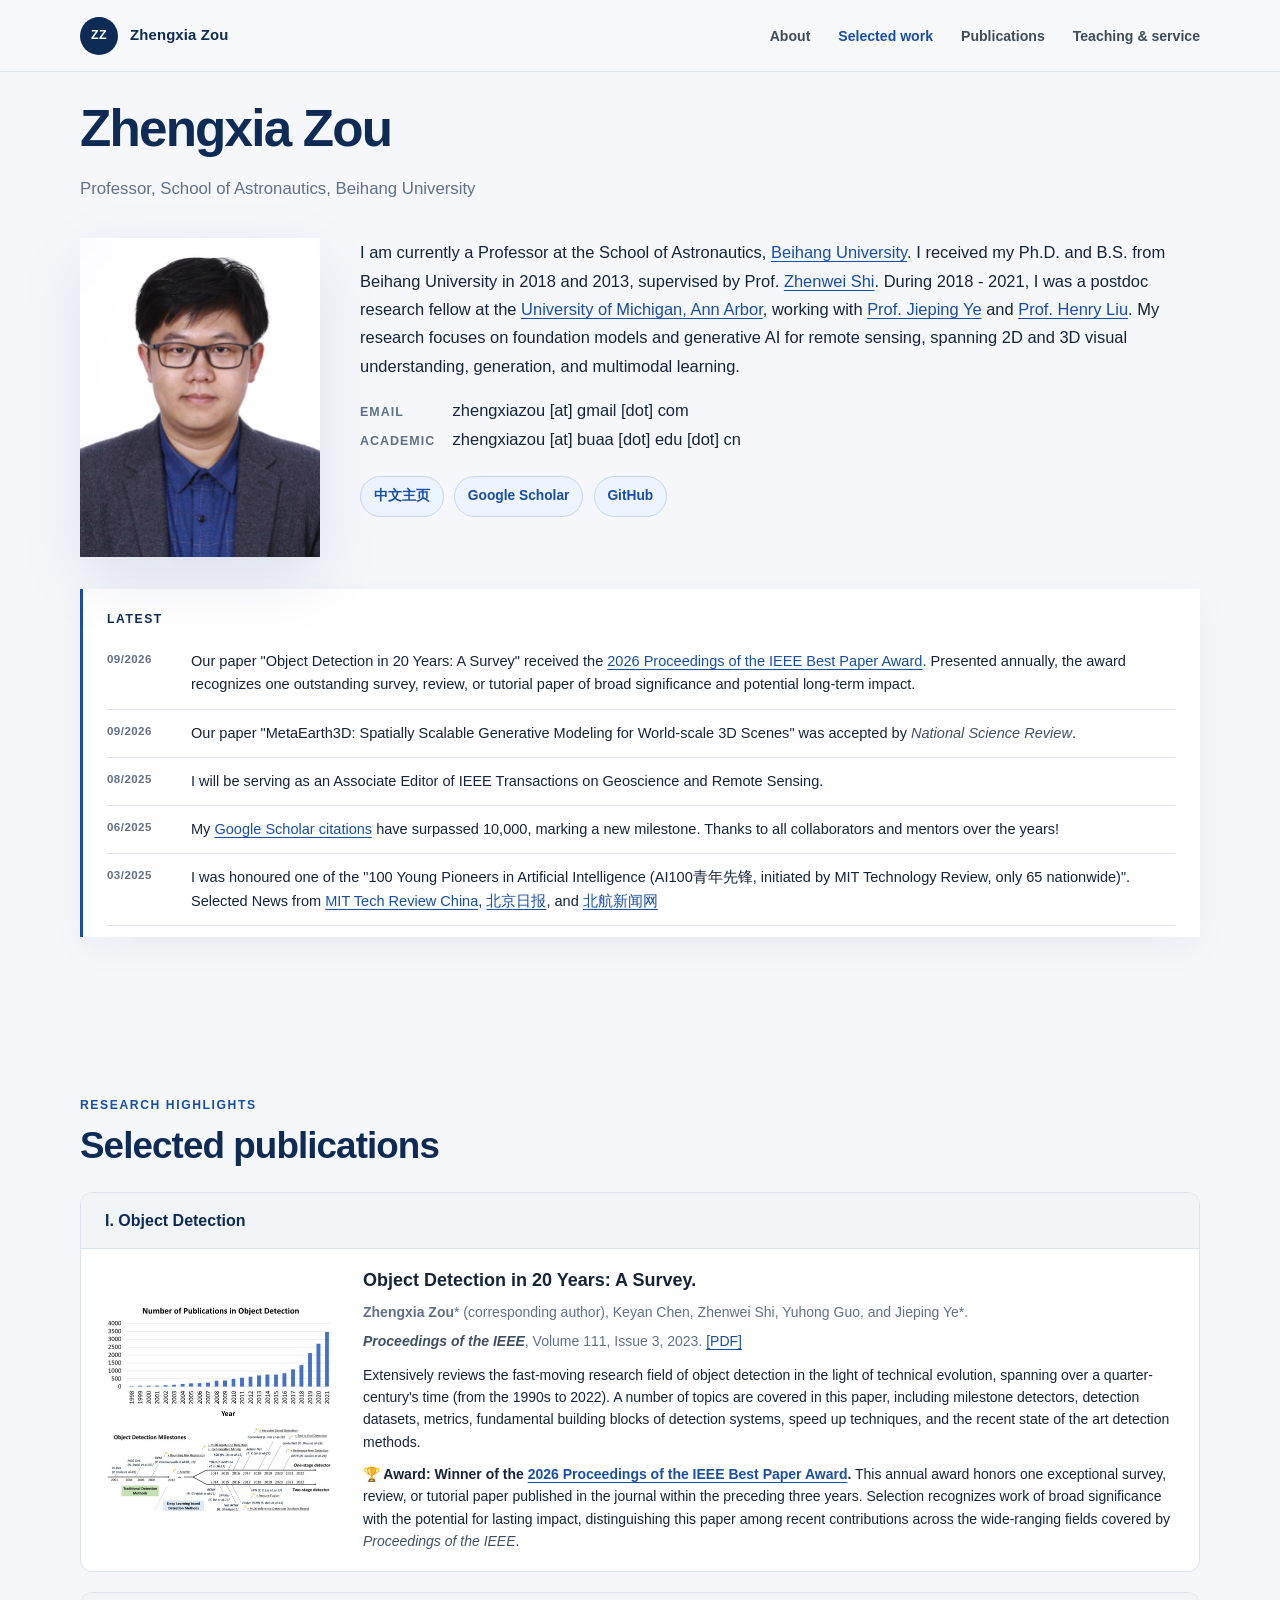
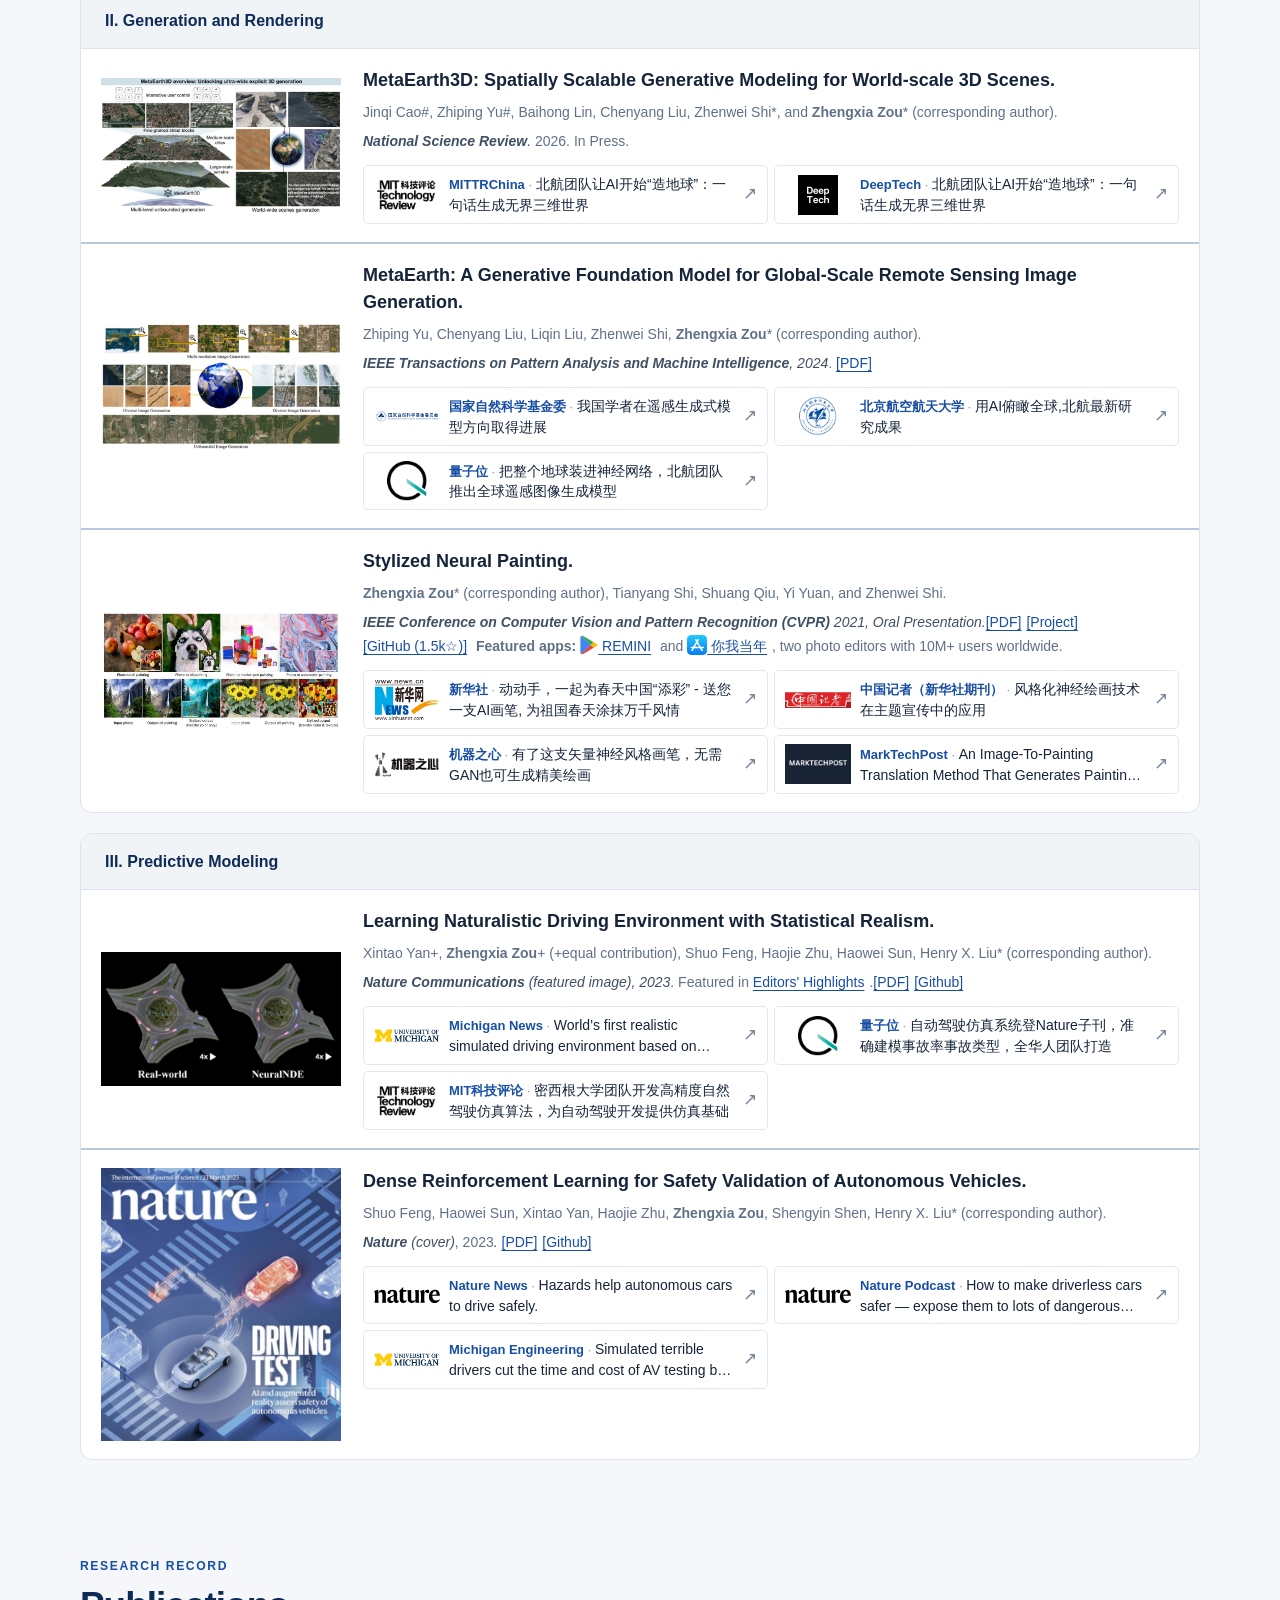
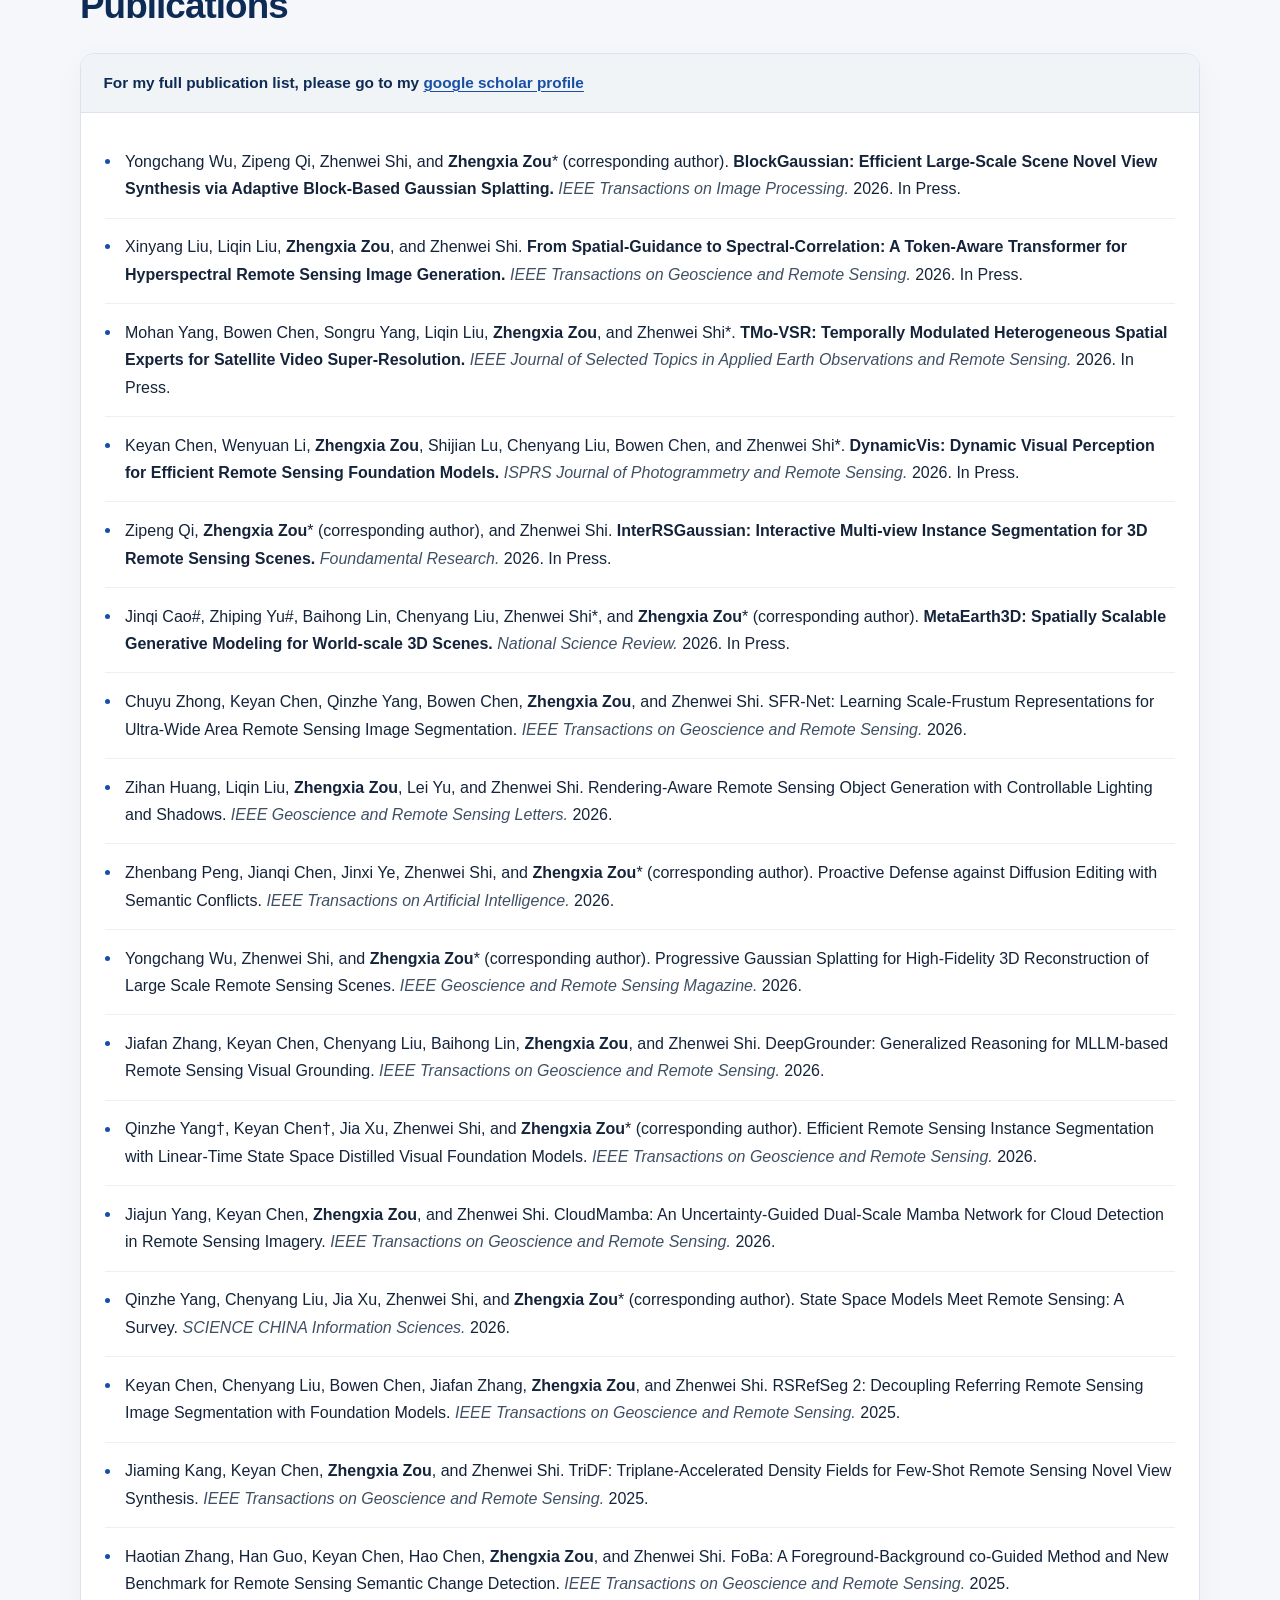
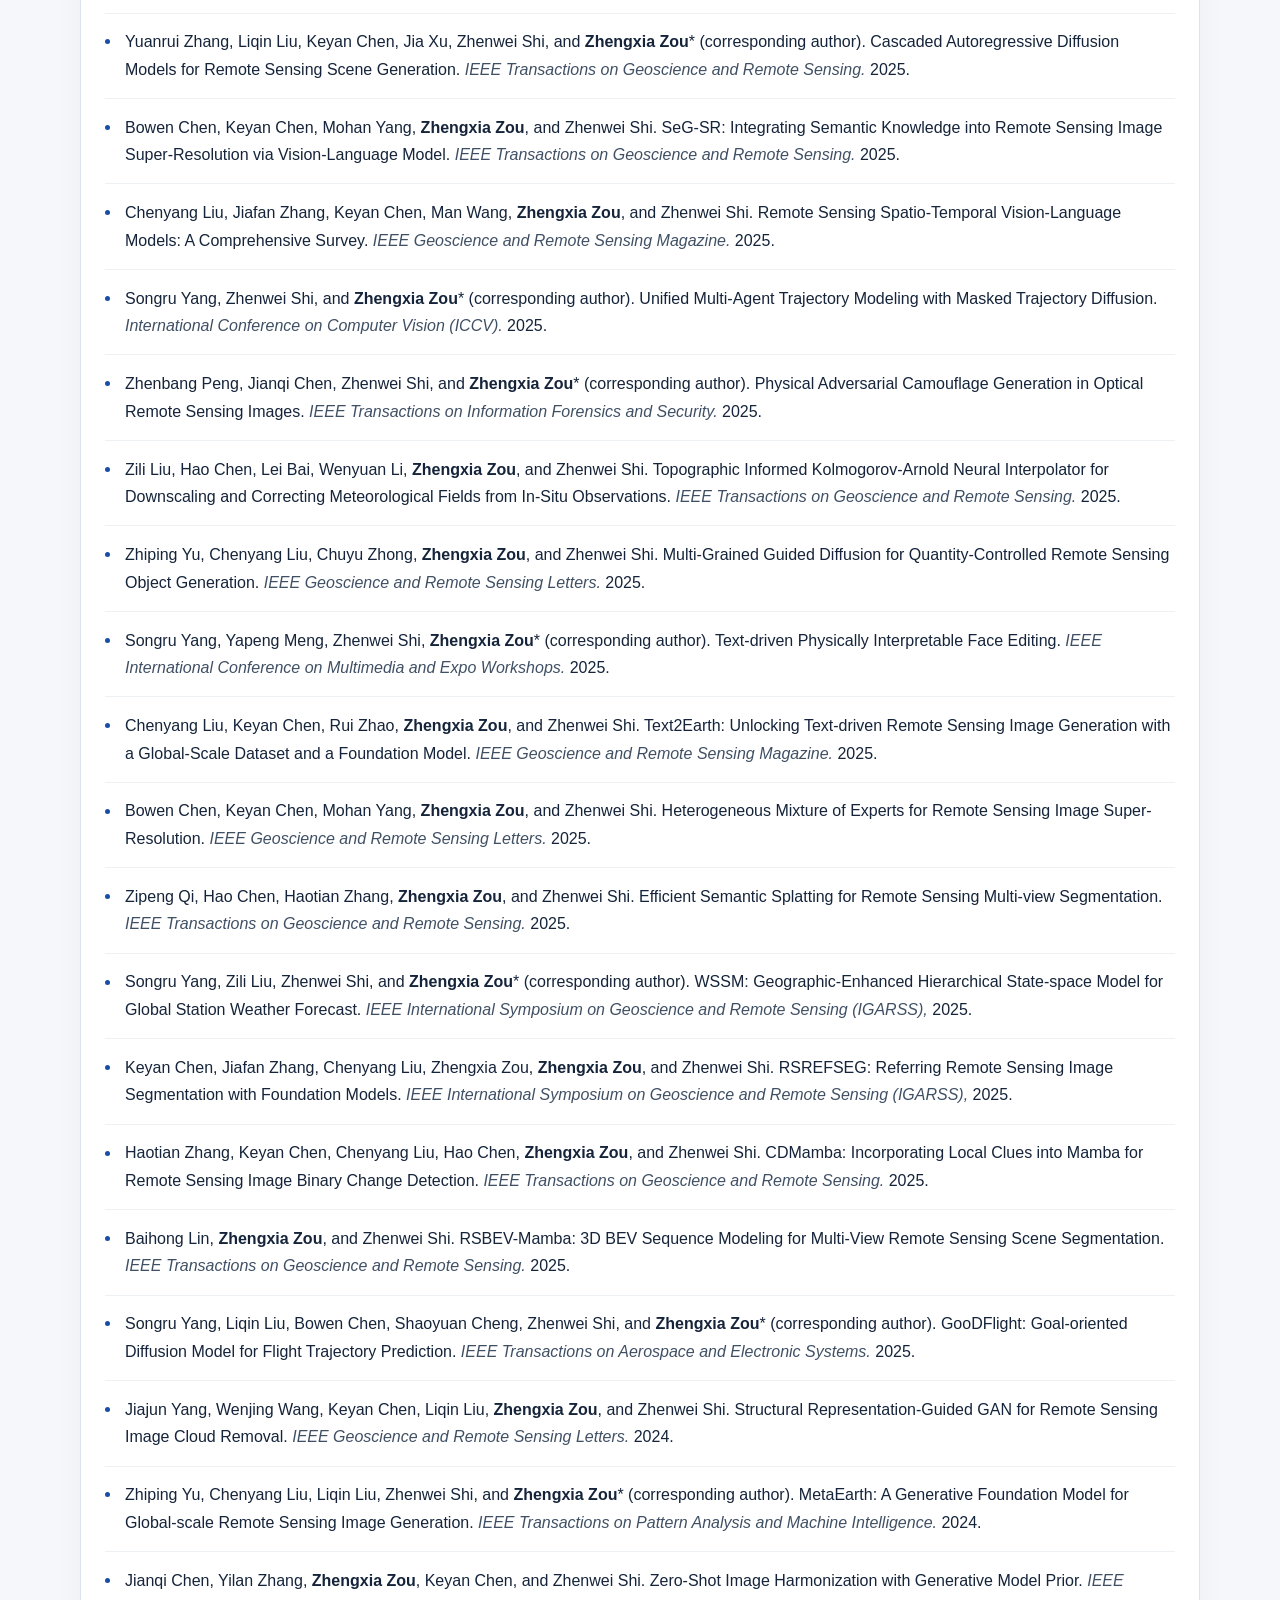
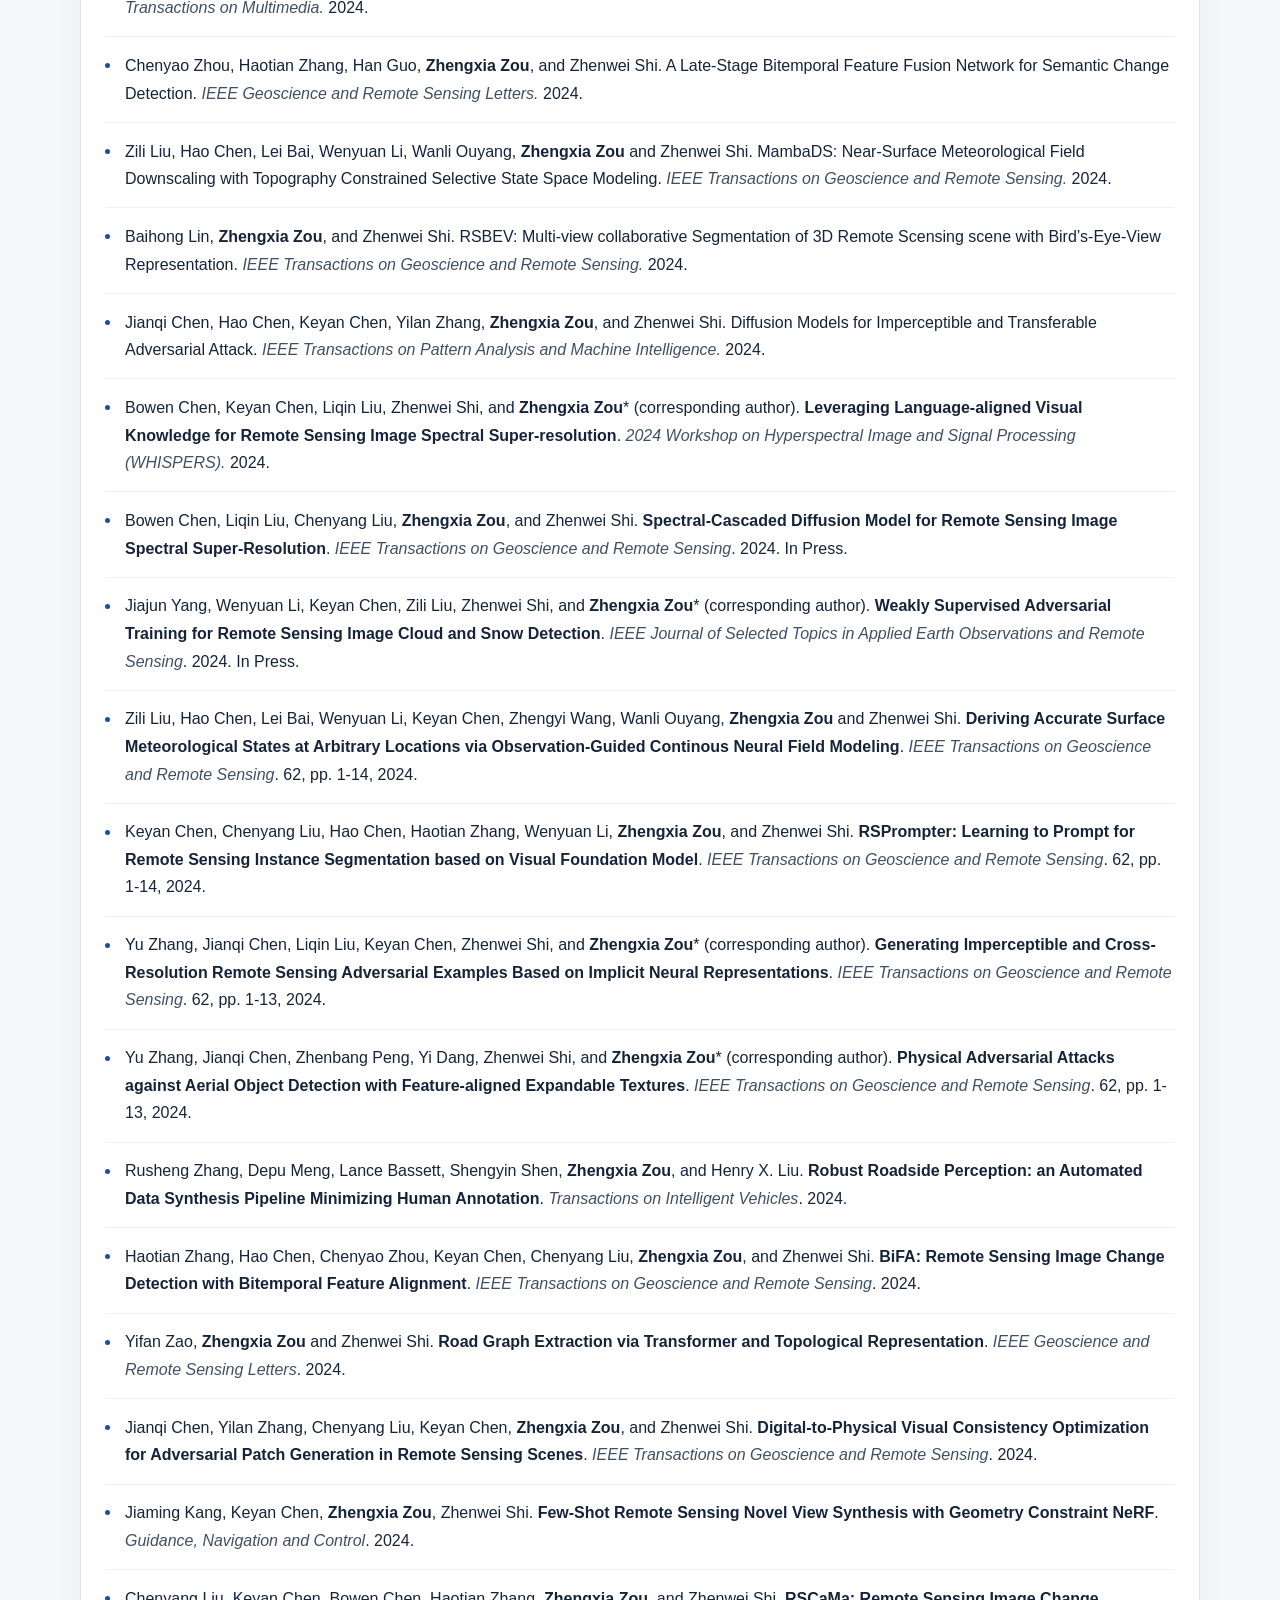
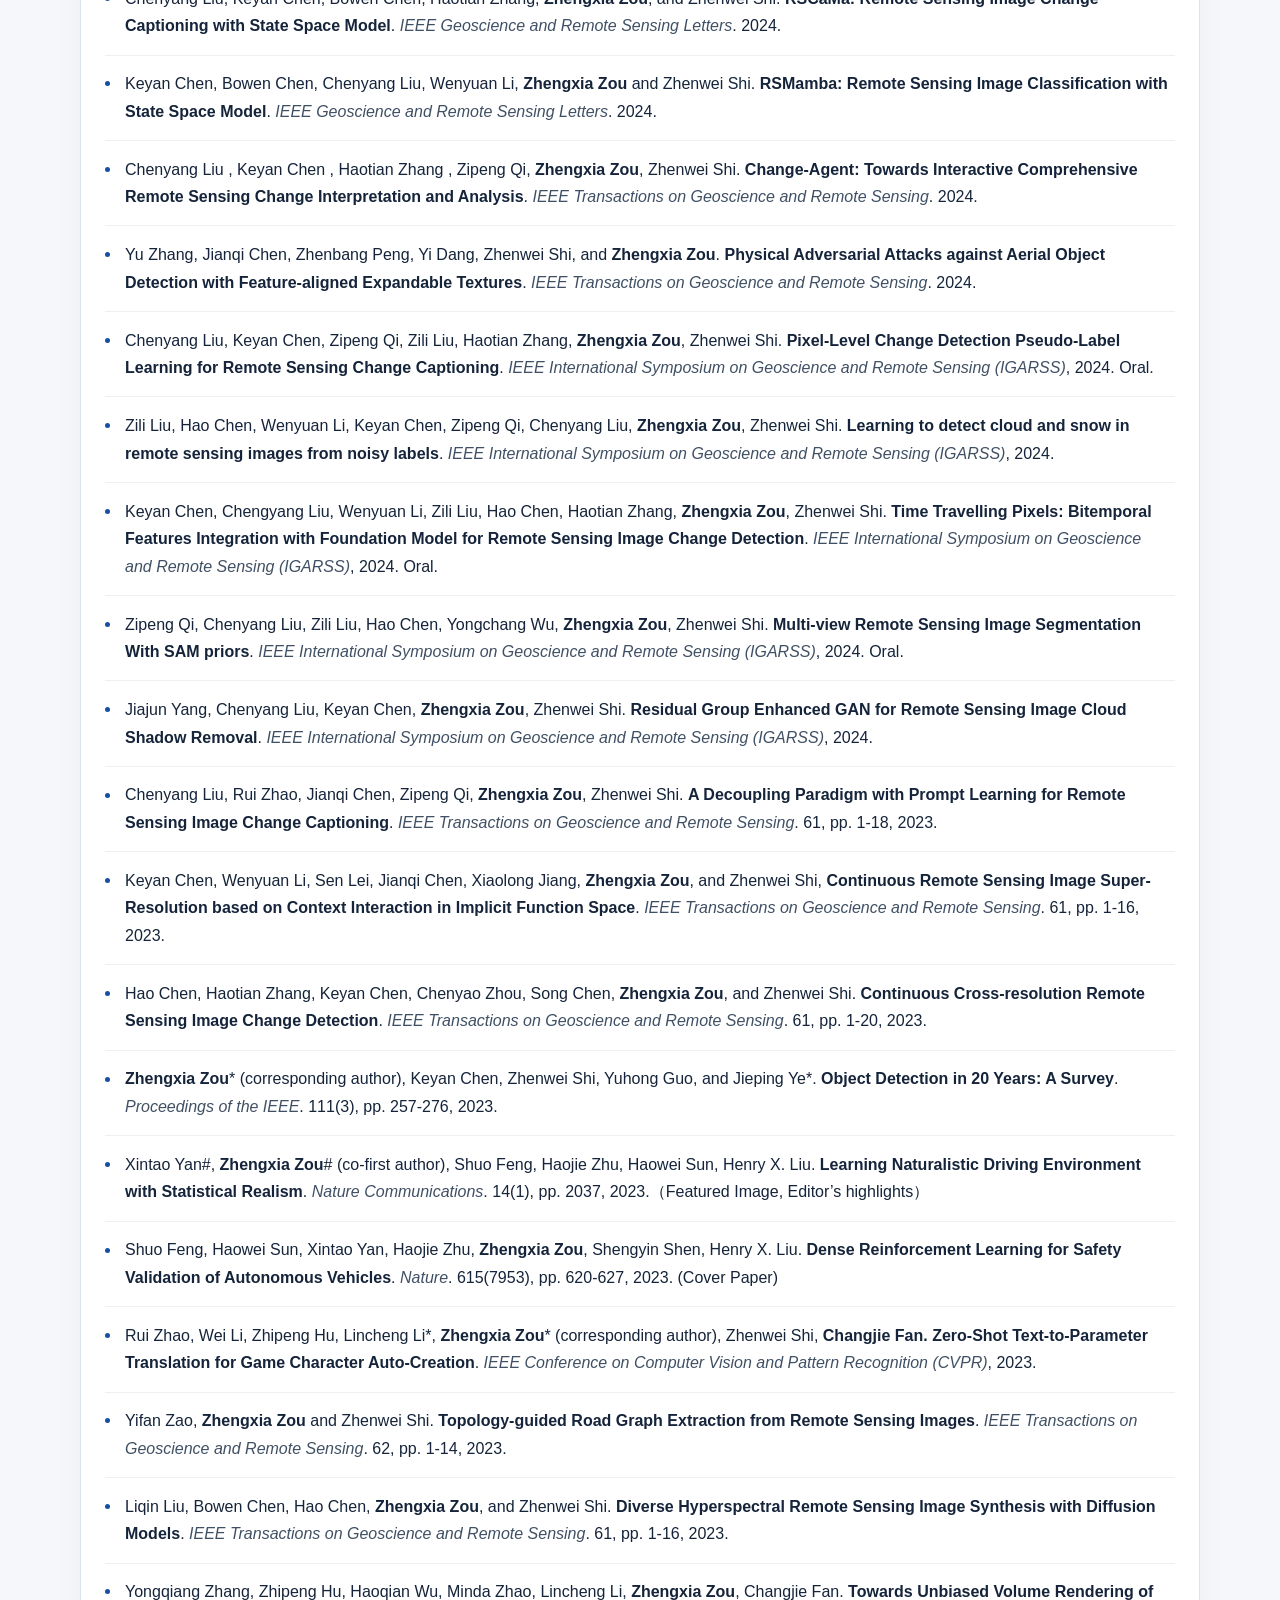
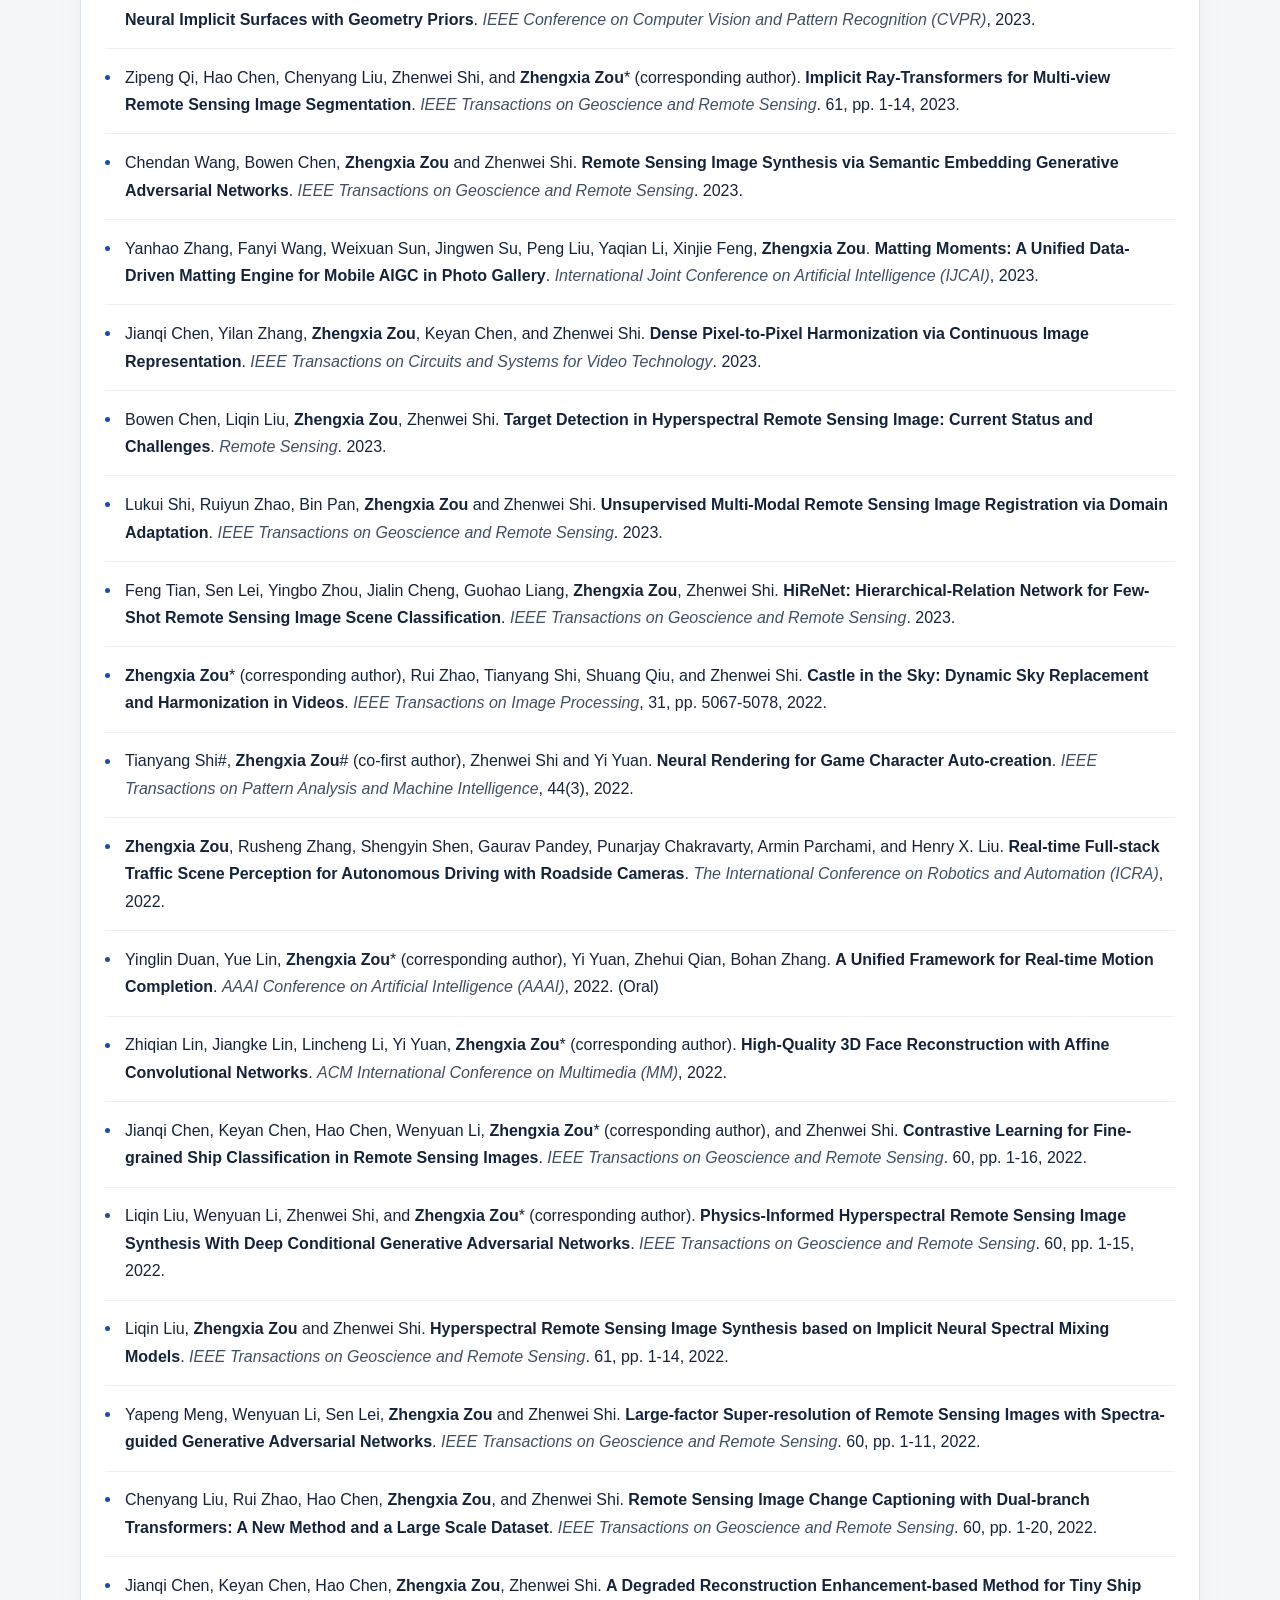
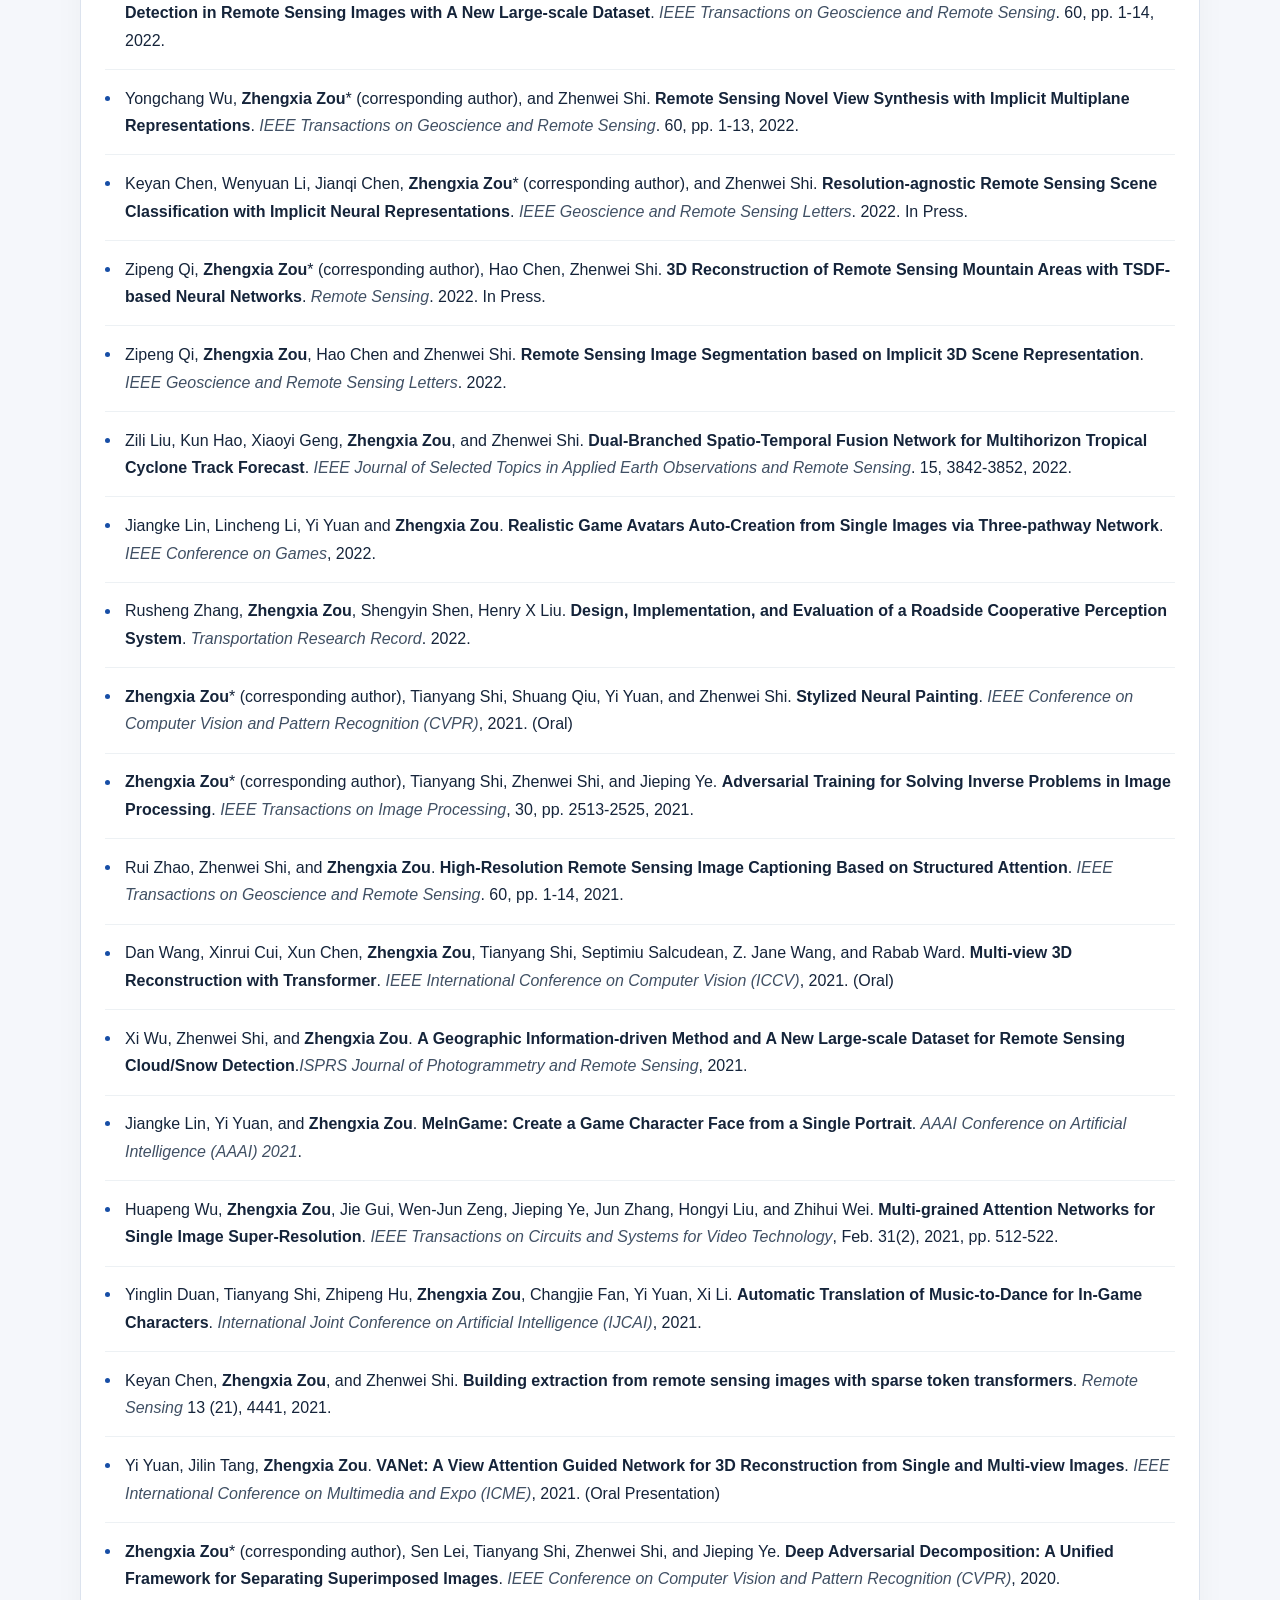
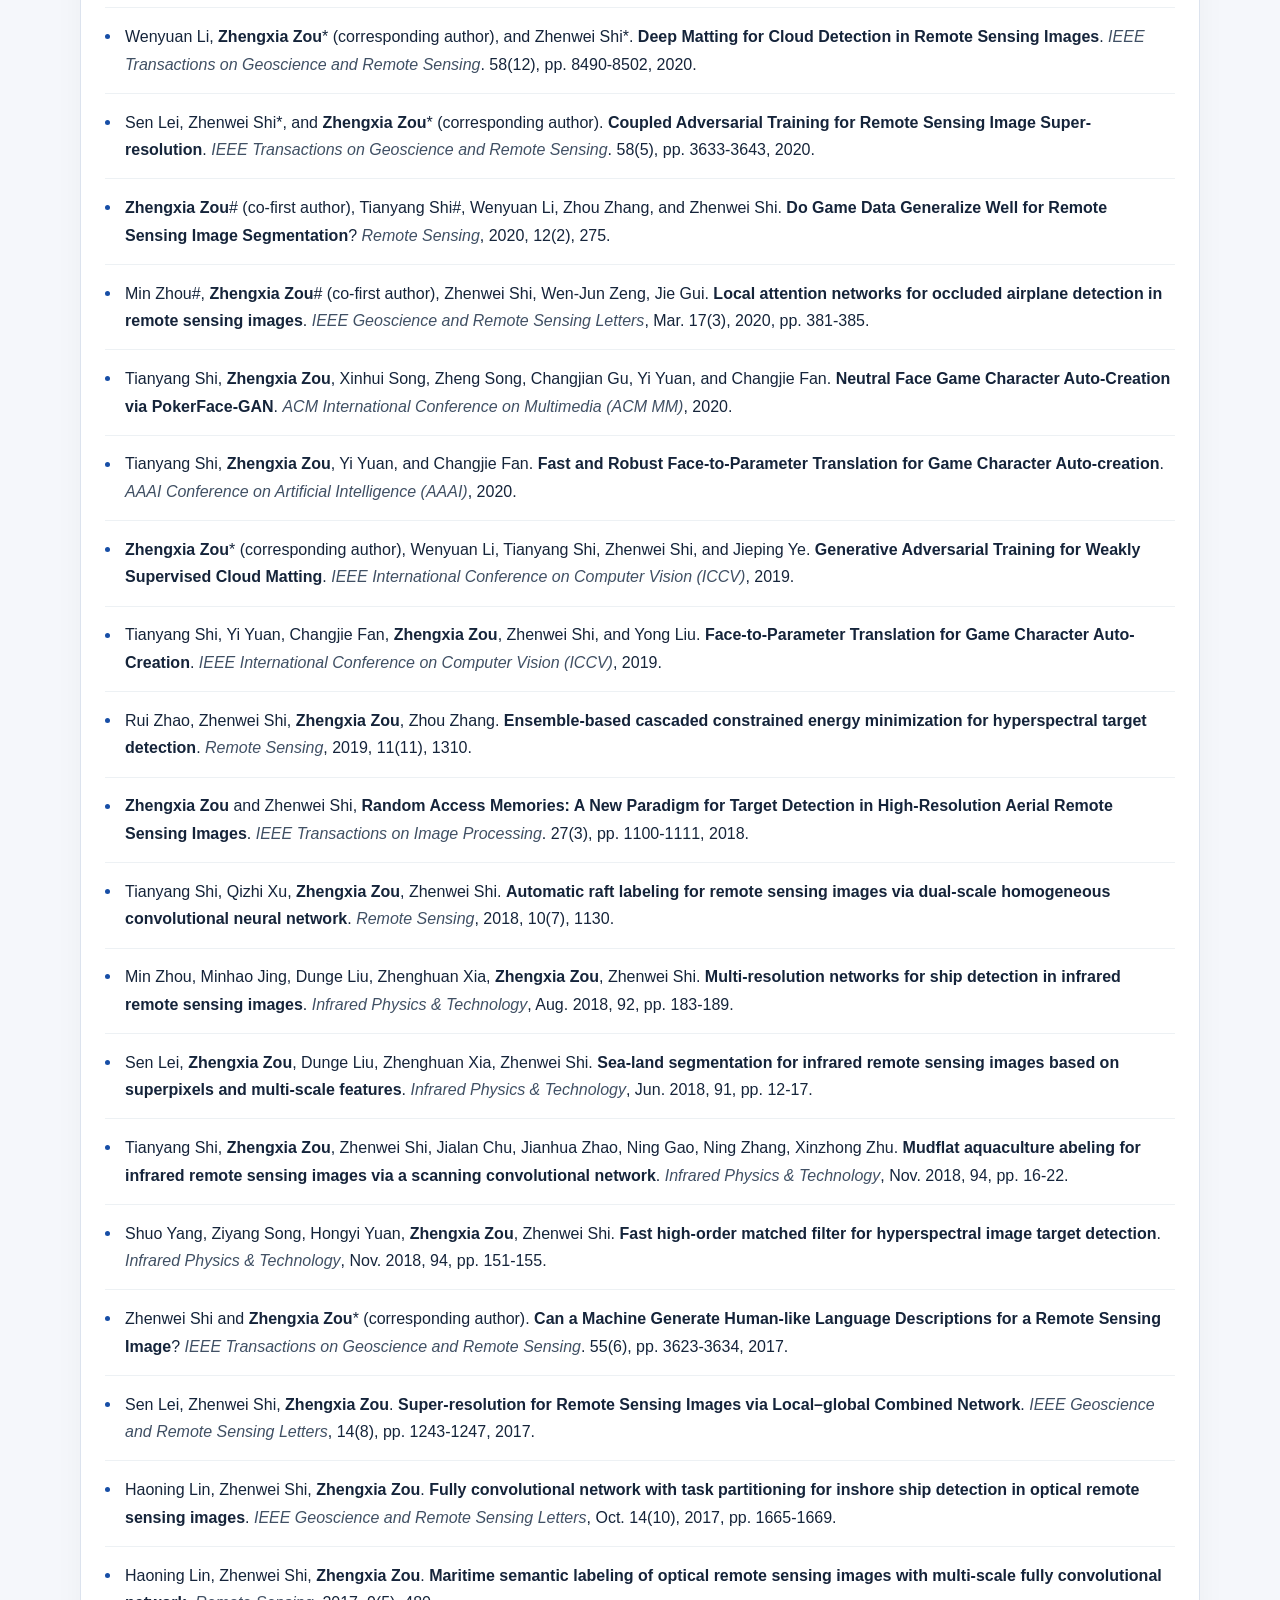
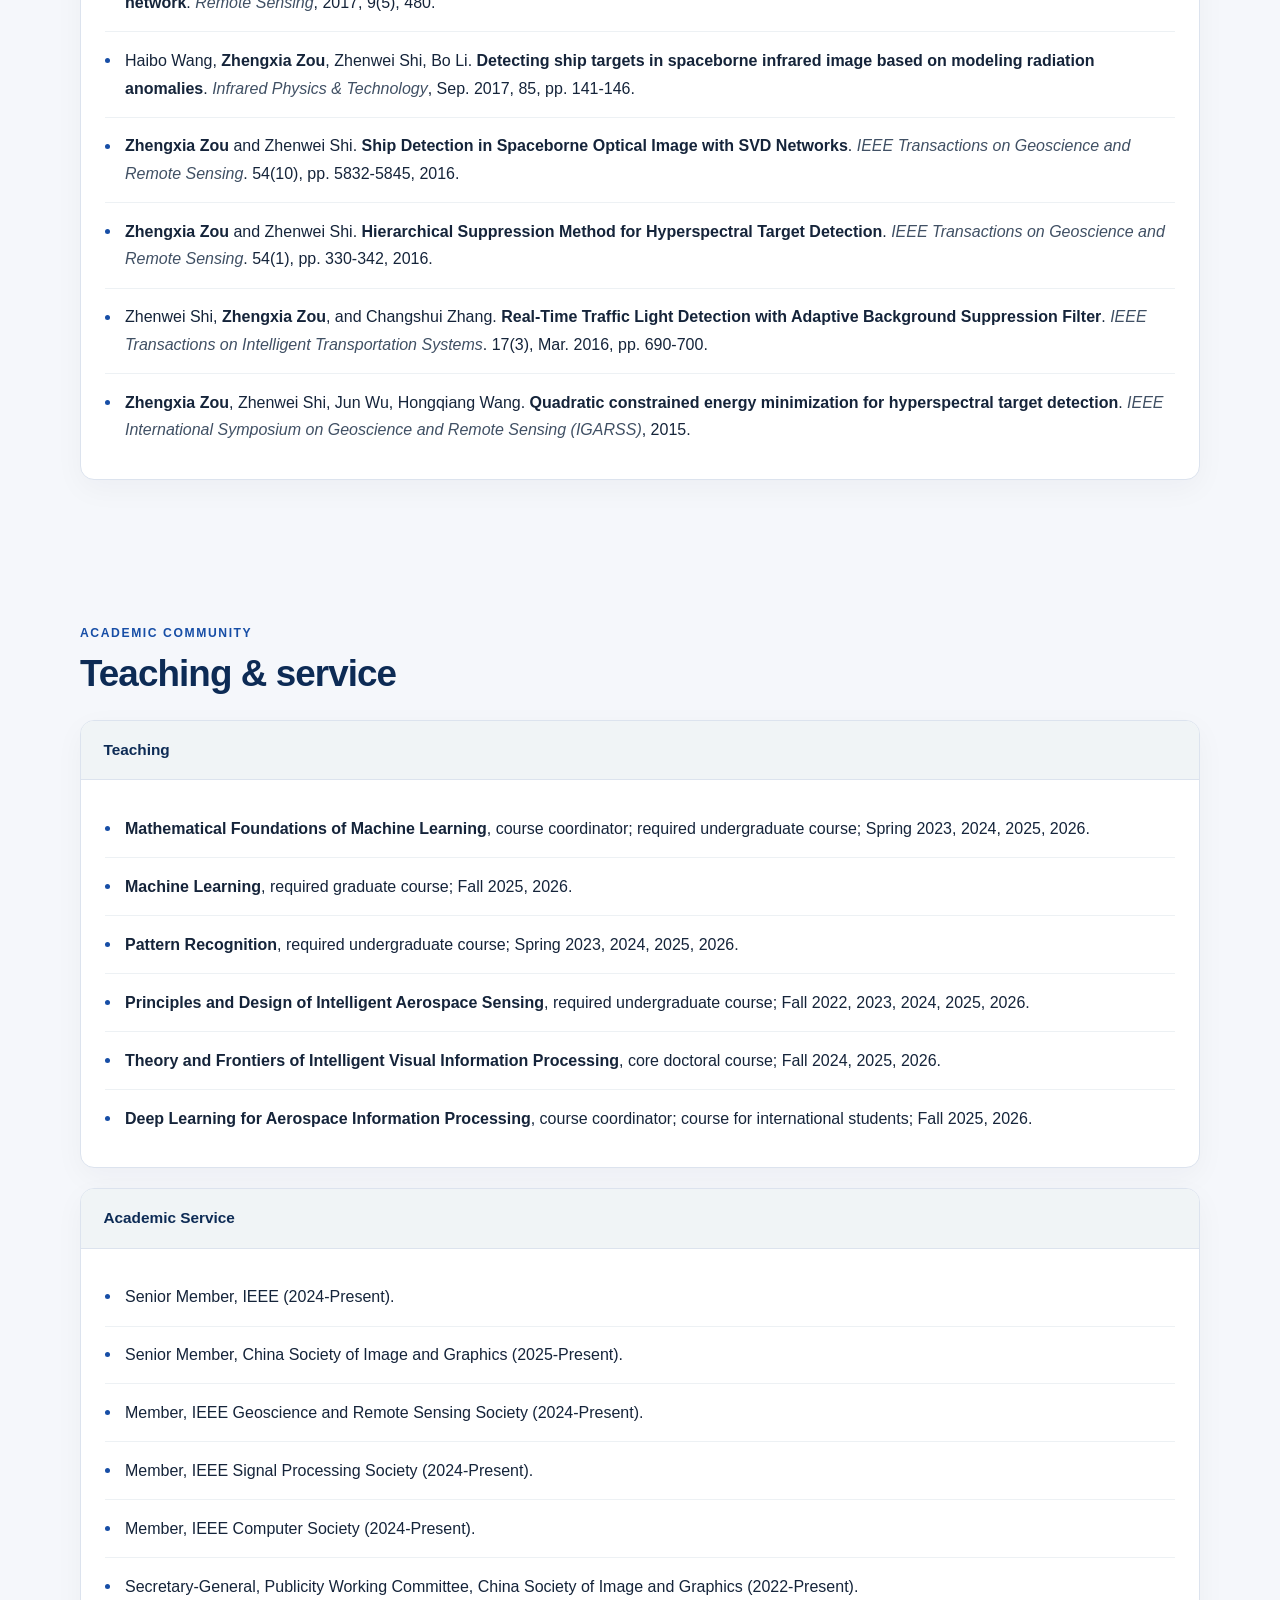
<file: index.html>
<!doctype html>
<html lang="en">
  <head>
    <meta charset="utf-8">
    <meta name="viewport" content="width=device-width, initial-scale=1">
    <meta name="description" content="Zhengxia Zou is a professor at Beihang University working on foundation models and generative AI for remote sensing, spanning 2D and 3D visual understanding, generation, and multimodal learning.">
    <meta name="theme-color" content="#0b1f33">
    <title>Zhengxia Zou — Professor, Beihang University</title>
    <link rel="icon" href="./favicon.svg" type="image/svg+xml">
    <link rel="stylesheet" href="./styles.css?v=20260916-mobile-alignment">
    <script src="./site.js?v=20260913-2" defer></script>
  </head>
  <body>
    <a class="skip-link" href="#me">Skip to content</a>
    <div class="site-shell">
      <div class="container nav-wrap">
        <a class="wordmark" href="#me" aria-label="Zhengxia Zou — home">
          <span class="wordmark-mark" aria-hidden="true">ZZ</span>
          <span>Zhengxia Zou</span>
        </a>
        <button class="nav-toggle" type="button" aria-expanded="false" aria-controls="site-navigation">Menu</button>
        <nav aria-label="Primary navigation">
        <ul class="nav nav-tabs" id="site-navigation">
          <li><a href="#me">About</a></li>
          <li><a href="#Research">Selected work</a></li>
          <li><a href="#Publications">Publications</a></li>
          <li><a href="#Activities">Teaching &amp; service</a></li>
        </ul>
        </nav>
      </div>
      <main>
      <div class="container hero">
        <div class="page-header">
          <h1 id="me">Zhengxia Zou</h1>
          <p class="role">Professor, School of Astronautics, Beihang University</p>
        </div>
        <div class="row">
          <div class="col-sm-4 portrait-wrap"> <img class="img-responsive img-rounded portrait"
              src="gallery/zzx.jpg" alt="Portrait of Zhengxia Zou" width="482" height="640"> </div>
          <div class="col-sm-8 hero-copy">
            <p></p>
            I am currently a Professor at the School of Astronautics, <a href="https://www.buaa.edu.cn/"
              target="_blank">Beihang University</a>. I received my Ph.D. and
            B.S. from Beihang University in 2018 and 2013, supervised by Prof.
             <a href="http://levir.buaa.edu.cn/" target="_blank">Zhenwei Shi</a>.
            During 2018 - 2021, I was a postdoc research fellow at the <a href="https://umich.edu/"
              target="_blank">University of Michigan, Ann Arbor</a>, working
            with <a href="http://www.yelabs.net/" target="_blank">Prof. Jieping
              Ye</a> and <a href="https://traffic.engin.umich.edu/" target="_blank">Prof.
              Henry Liu</a>. My research focuses on foundation models and generative AI for remote sensing,
            spanning 2D and 3D visual understanding, generation, and multimodal learning.
            <p></p>
            <span class="contact-label">Email</span> zhengxiazou [at] gmail [dot] com<br>
            <span class="contact-label">Academic</span> zhengxiazou [at] buaa [dot] edu [dot] cn
            <p></p>
            <div class="profile-links"><a href="https://shi.buaa.edu.cn/zouzhengxia" target="_blank" rel="noopener">中文主页</a>
            <a href="https://scholar.google.com/citations?user=DzwoyZsAAAAJ&amp;hl=en"
              target="_blank" rel="noopener">Google Scholar</a><a href="https://github.com/jiupinjia"
              target="_blank" rel="noopener">GitHub</a></div>
          </div>
        </div>
        <div class="news" aria-labelledby="news-title"><h2 id="news-title">Latest</h2>
            <p>NEW (09/2026): Our paper "Object Detection in 20 Years: A Survey" received the <a href="https://proceedingsoftheieee.ieee.org/2026-best-paper-award-winner/"
              target="_blank">2026 Proceedings of the IEEE Best Paper Award</a>. Presented annually, the award recognizes one outstanding survey, review, or tutorial paper of broad significance and potential long-term impact.</p>
            <p>NEW (09/2026): Our paper "MetaEarth3D: Spatially Scalable Generative Modeling for World-scale 3D Scenes" was accepted by <i>National Science Review</i>.</p>
            <p>NEW (08/2025): I will be serving as an Associate Editor of IEEE Transactions on Geoscience and Remote Sensing.</p>
            <p>NEW (06/2025): My <a href="https://scholar.google.com/citations?user=DzwoyZsAAAAJ&amp;hl=en"
              target="_blank">Google Scholar citations</a> have surpassed 10,000, marking a new milestone. Thanks to
              all collaborators and mentors over the years!</p>
            <p>NEW (03/2025): I was honoured one of the "100 Young Pioneers in Artificial Intelligence (AI100青年先锋,
              initiated by MIT Technology Review, only 65 nationwide)".
              Selected News from <a href="https://mp.weixin.qq.com/s/cxz0GDor7HqFuooPVyhu8Q"
              target="_blank">MIT Tech Review China</a>, <a href="https://wap.bjd.com.cn/news/2025/03/30/11113688.shtml"
              target="_blank">北京日报</a>, and <a href="https://news.buaa.edu.cn/info/1005/65344.htm"
              target="_blank">北航新闻网</a></p>
            <p>NEW (11/2024): Our paper "MetaEarth: A Generative Foundation Model for Global-scale Remote Sensing Image Generation" was accepted by IEEE TPAMI.
              Selected News from <a href="https://www.nsfc.gov.cn/p1/3381/2825/68311.html"
              target="_blank">National Natural Science Foundation of China (NSFC)</a>, and <a href="https://mp.weixin.qq.com/s/lRD4mApYw1GkbGs0PAirLQ"
              target="_blank">北航新闻网</a></p>
            <p>NEW (08/2024): I will be serving as an Associate Editor of IEEE Transactions on Image Processing.</p>
            <p>NEW (08/2024): I was elected as a senior member of IEEE.</p>
            <p>NEW (12/2023): I am organizing a special issue for the new Nature journal, Communications Engineering. The theme is “<a href="https://www.nature.com/collections/bhhcbhiggb"
              target="_blank">Technologies for Augmented and Virtual Reality</a>.” Submissions are welcome.</p>
            <p>NEW (04/2023): Our paper on driving environment simulation got
              accepted to <a href="https://www.nature.com/articles/s41467-023-37677-5"
              target="_blank">Nature Communications (featured paper)</a>.</p>
            <p>NEW (03/2023): Our paper on autonomous vehicle testing got
              accepted to <a href="https://www.nature.com/articles/s41586-023-05732-2"
              target="_blank">Nature (cover)</a>. Congratulations!</p>
            <p>NEW (02/2023): One paper accepted to CVPR 2023 (featured in <a href="https://www.newscientist.com/article/2362730-character-creator-ai-puts-barack-obama-or-anyone-in-a-video-game/"
              target="_blank">New Scientist (新科学人)</a>).</p>
            <p>NEW (01/2023): Our survey paper on object detection got accepted
              by Proceedings of the IEEE.</p>
        </div>
      </div>
        <div class="container">
          <div class="page-header">
            <p class="section-kicker">Research highlights</p>
            <h2 id="Research">Selected publications</h2>
          </div>
        </div>
        <div class="container selected-work">
<section class="panel" aria-label="I. Object Detection"><div class="panel-head">I. Object Detection</div>
<article>
<figure class="teaser"><img src="./gallery/ObjectDetectionSurvey.jpg" alt="目标检测论文数量与技术发展里程碑" width="958" height="872" loading="lazy" decoding="async"></figure>
<div class="paper-content">
<h3>Object Detection in 20 Years: A Survey.</h3>
<p class="authors"><b>Zhengxia Zou</b>* (corresponding author), Keyan Chen, Zhenwei Shi, Yuhong Guo, and Jieping Ye*.</p>
<p class="venue"><i><strong>Proceedings of the IEEE</strong></i>, Volume 111, Issue 3, 2023. <a href="https://ieeexplore.ieee.org/document/10028728" target="_blank" rel="noopener noreferrer">[PDF]</a></p>
<p class="details">Extensively reviews the fast-moving research field of object detection in the light of technical evolution, spanning over a quarter-century's time (from the 1990s to 2022). A number of topics are covered in this paper, including milestone detectors, detection datasets, metrics, fundamental building blocks of detection systems, speed up techniques, and the recent state of the art detection methods.</p>
<p class="details"><b><span aria-hidden="true">🏆</span> Award:</b> <strong>Winner of the <a href="https://proceedingsoftheieee.ieee.org/2026-best-paper-award-winner/" target="_blank" rel="noopener noreferrer">2026 Proceedings of the IEEE Best Paper Award</a>.</strong> This annual award honors one exceptional survey, review, or tutorial paper published in the journal within the preceding three years. Selection recognizes work of broad significance with the potential for lasting impact, distinguishing this paper among recent contributions across the wide-ranging fields covered by <i>Proceedings of the IEEE</i>.</p>
</div>
</article>
</section>
<section class="panel" aria-label="II. Generation and Rendering"><div class="panel-head">II. Generation and Rendering</div>
<article>
<figure class="teaser"><img src="./gallery/MetaEarth3D.jpg" alt="MetaEarth3D 多尺度三维场景生成概览" width="1540" height="872" loading="lazy" decoding="async"></figure>
<div class="paper-content">
<h3>MetaEarth3D: Spatially Scalable Generative Modeling for World-scale 3D Scenes.</h3>
<p class="authors">Jinqi Cao#, Zhiping Yu#, Baihong Lin, Chenyang Liu, Zhenwei Shi*, and <b>Zhengxia Zou</b>* (corresponding author).</p>
<p class="venue"><i><strong>National Science Review</strong>.</i> 2026. In Press.</p>
<div class="press"><div class="press-grid">
<a class="press-link" href="https://mp.weixin.qq.com/s/bnHKKMI3k_u_5R95TAauEA" target="_blank" rel="noopener noreferrer" title="MITTRChina · 北航团队让AI开始“造地球”：一句话生成无界三维世界"><span class="logo-slot"><img src="./assets/media-logos/mittrchina.png" alt="" class="media-logo" loading="lazy"></span><span class="copy"><span class="outlet">MITTRChina</span><span class="headline">北航团队让AI开始“造地球”：一句话生成无界三维世界</span></span><span class="arrow" aria-hidden="true">↗</span></a>
<a class="press-link" href="https://mp.weixin.qq.com/s/bnHKKMI3k_u_5R95TAauEA" target="_blank" rel="noopener noreferrer" title="DeepTech · 北航团队让AI开始“造地球”：一句话生成无界三维世界"><span class="logo-slot"><img src="./assets/media-logos/deeptech.jpg" alt="" class="media-logo" loading="lazy"></span><span class="copy"><span class="outlet">DeepTech</span><span class="headline">北航团队让AI开始“造地球”：一句话生成无界三维世界</span></span><span class="arrow" aria-hidden="true">↗</span></a>
</div></div>
</div>
</article>
<article>
<figure class="teaser"><img src="./gallery/MetaEarth.jpg" alt="MetaEarth 全球遥感图像生成示例" width="1108" height="504" loading="lazy" decoding="async"></figure>
<div class="paper-content">
<h3>MetaEarth: A Generative Foundation Model for Global-Scale Remote Sensing Image Generation.</h3>
<p class="authors">Zhiping Yu, Chenyang Liu, Liqin Liu, Zhenwei Shi, <b>Zhengxia Zou</b>* (corresponding author).</p>
<p class="venue"><em><strong>IEEE Transactions on Pattern Analysis and Machine Intelligence</strong>, 2024</em>. <a href="https://arxiv.org/abs/2405.13570" target="_blank" rel="noopener noreferrer">[PDF]</a></p>
<div class="press"><div class="press-grid">
<a class="press-link" href="https://www.nsfc.gov.cn/p1/3381/2825/68311.html" target="_blank" rel="noopener noreferrer" title="国家自然科学基金委 · 我国学者在遥感生成式模型方向取得进展"><span class="logo-slot"><img src="./assets/media-logos/nsfc.png" alt="" class="media-logo" loading="lazy"></span><span class="copy"><span class="outlet">国家自然科学基金委</span><span class="headline">我国学者在遥感生成式模型方向取得进展</span></span><span class="arrow" aria-hidden="true">↗</span></a>
<a class="press-link" href="https://mp.weixin.qq.com/s/lRD4mApYw1GkbGs0PAirLQ" target="_blank" rel="noopener noreferrer" title="北京航空航天大学 · 用AI俯瞰全球,北航最新研究成果"><span class="logo-slot"><img src="./assets/media-logos/beihang.jpg" alt="" class="media-logo" loading="lazy"></span><span class="copy"><span class="outlet">北京航空航天大学</span><span class="headline">用AI俯瞰全球,北航最新研究成果</span></span><span class="arrow" aria-hidden="true">↗</span></a>
<a class="press-link" href="https://www.eeworld.com.cn/emp/QbitAI/a378210.jspx" target="_blank" rel="noopener noreferrer" title="量子位 · 把整个地球装进神经网络，北航团队推出全球遥感图像生成模型"><span class="logo-slot"><img src="./assets/media-logos/qbit.png" alt="" class="media-logo" loading="lazy"></span><span class="copy"><span class="outlet">量子位</span><span class="headline">把整个地球装进神经网络，北航团队推出全球遥感图像生成模型</span></span><span class="arrow" aria-hidden="true">↗</span></a>
</div></div>
</div>
</article>
<article>
<figure class="teaser"><img src="./gallery/StylizedNeuralPainting.jpg" alt="神经绘画的油画、水彩和马克笔风格示例" width="944" height="470" loading="lazy" decoding="async"></figure>
<div class="paper-content">
<h3>Stylized Neural Painting.</h3>
<p class="authors"><b>Zhengxia Zou</b>* (corresponding author), Tianyang Shi, Shuang Qiu, Yi Yuan, and Zhenwei Shi.</p>
<p class="venue"><em><strong>IEEE Conference on Computer Vision and Pattern Recognition (CVPR)</strong> 2021, Oral Presentation.</em><a href="https://arxiv.org/abs/2011.08114" target="_blank" rel="noopener noreferrer">[PDF]</a><a href="https://jiupinjia.github.io/neuralpainter/" target="_blank" rel="noopener noreferrer">[Project] </a><a href="https://github.com/jiupinjia/stylized-neural-painting" target="_blank" rel="noopener noreferrer">[GitHub (1.5k☆)]</a> <span class="featured-apps"><b>Featured apps:</b> <a href="https://play.google.com/store/apps/details?id=com.bigwinepot.nwdn.international&amp;hl=en_US&amp;gl=US" target="_blank" rel="noopener noreferrer"><img src="./assets/media-logos/google-play-local.svg" alt="Google Play" title="Google Play · Android" width="18" height="20" style="display:inline-block;vertical-align:-0.25em;object-fit:contain"> REMINI</a> and <a href="https://apps.apple.com/cn/app/id1461690800" target="_blank" rel="noopener noreferrer"><img src="./assets/media-logos/app-store-local.svg" alt="App Store" title="App Store · iOS" width="20" height="20" style="display:inline-block;vertical-align:-0.25em;object-fit:contain"> 你我当年</a>, two photo editors with 10M+ users worldwide.</span></p>
<div class="press"><div class="press-grid">
<a class="press-link" href="http://www.news.cn/politics/2022-03/02/c_1128428941.htm" target="_blank" rel="noopener noreferrer" title="新华社 · 动动手，一起为春天中国“添彩” - 送您一支AI画笔, 为祖国春天涂抹万千风情"><span class="logo-slot"><img src="./assets/media-logos/xinhua.png" alt="" class="media-logo" loading="lazy"></span><span class="copy"><span class="outlet">新华社</span><span class="headline">动动手，一起为春天中国“添彩” - 送您一支AI画笔, 为祖国春天涂抹万千风情</span></span><span class="arrow" aria-hidden="true">↗</span></a>
<a class="press-link" href="https://mp.weixin.qq.com/s/Wa4UKB4jKzclKNjYMRzeoA" target="_blank" rel="noopener noreferrer" title="中国记者（新华社期刊） · 风格化神经绘画技术在主题宣传中的应用"><span class="logo-slot logo-reporter"><img src="./assets/media-logos/reporter.jpg" alt="" class="media-logo" loading="lazy"></span><span class="copy"><span class="outlet">中国记者（新华社期刊）</span><span class="headline">风格化神经绘画技术在主题宣传中的应用</span></span><span class="arrow" aria-hidden="true">↗</span></a>
<a class="press-link" href="https://developer.cloud.tencent.com/article/2251979" target="_blank" rel="noopener noreferrer" title="机器之心 · 有了这支矢量神经风格画笔，无需GAN也可生成精美绘画"><span class="logo-slot"><img src="./assets/media-logos/jiqizhixin.png" alt="" class="media-logo" loading="lazy"></span><span class="copy"><span class="outlet">机器之心</span><span class="headline">有了这支矢量神经风格画笔，无需GAN也可生成精美绘画</span></span><span class="arrow" aria-hidden="true">↗</span></a>
<a class="press-link" href="https://www.marktechpost.com/2020/11/22/stylized-neural-painter-an-image-to-painting-translation-method-that-generates-vivid-and-realistic-painting-artworks-with-controllable-styles/" target="_blank" rel="noopener noreferrer" title="MarkTechPost · An Image-To-Painting Translation Method That Generates Painting Artworks With Controllable Styles"><span class="logo-slot logo-dark"><img src="./assets/media-logos/marktechpost.png" alt="" class="media-logo" loading="lazy"></span><span class="copy"><span class="outlet">MarkTechPost</span><span class="headline">An Image-To-Painting Translation Method That Generates Painting Artworks With Controllable Styles</span></span><span class="arrow" aria-hidden="true">↗</span></a>
</div></div>
</div>
</article>
</section>
<section class="panel" aria-label="III. Predictive Modeling"><div class="panel-head">III. Predictive Modeling</div>
<article>
<figure class="teaser"><img src="./gallery/NeuralNDE.jpg" alt="NeuralNDE 与真实道路交通场景对比" width="1152" height="640" loading="lazy" decoding="async"></figure>
<div class="paper-content">
<h3>Learning Naturalistic Driving Environment with Statistical Realism.</h3>
<p class="authors">Xintao Yan+, <b>Zhengxia Zou</b>+ (+equal contribution), Shuo Feng, Haojie Zhu, Haowei Sun, Henry X. Liu* (corresponding author).</p>
<p class="venue"><i><strong>Nature Communications</strong> (featured image), 2023</i>. Featured in <a target="_blank" rel="noopener noreferrer" href="https://www.nature.com/collections/hjhbgijcei">Editors' Highlights</a>.<a href="https://www.nature.com/articles/s41467-023-37677-5" target="_blank" rel="noopener noreferrer">[PDF]</a><a href="https://github.com/michigan-traffic-lab/Learning-Naturalistic-Driving-Environment" target="_blank" rel="noopener noreferrer">[Github]</a></p>
<div class="press"><div class="press-grid">
<a class="press-link" href="https://news.umich.edu/worlds-first-realistic-simulated-driving-environment-based-on-crash-prone-michigan-intersection/" target="_blank" rel="noopener noreferrer" title="Michigan News · World’s first realistic simulated driving environment based on ‘crash-prone’ Michigan intersection."><span class="logo-slot logo-michigan"><img src="./assets/media-logos/michigan.png" alt="" class="media-logo" loading="lazy"></span><span class="copy"><span class="outlet">Michigan News</span><span class="headline">World’s first realistic simulated driving environment based on ‘crash-prone’ Michigan intersection.</span></span><span class="arrow" aria-hidden="true">↗</span></a>
<a class="press-link" href="https://www.sohu.com/a/674403685_610300" target="_blank" rel="noopener noreferrer" title="量子位 · 自动驾驶仿真系统登Nature子刊，准确建模事故率事故类型，全华人团队打造"><span class="logo-slot"><img src="./assets/media-logos/qbit.png" alt="" class="media-logo" loading="lazy"></span><span class="copy"><span class="outlet">量子位</span><span class="headline">自动驾驶仿真系统登Nature子刊，准确建模事故率事故类型，全华人团队打造</span></span><span class="arrow" aria-hidden="true">↗</span></a>
<a class="press-link" href="https://www.mittrchina.com/news/detail/11938" target="_blank" rel="noopener noreferrer" title="MIT科技评论 · 密西根大学团队开发高精度自然驾驶仿真算法，为自动驾驶开发提供仿真基础"><span class="logo-slot"><img src="./assets/media-logos/mittrchina.png" alt="" class="media-logo" loading="lazy"></span><span class="copy"><span class="outlet">MIT科技评论</span><span class="headline">密西根大学团队开发高精度自然驾驶仿真算法，为自动驾驶开发提供仿真基础</span></span><span class="arrow" aria-hidden="true">↗</span></a>
</div></div>
</div>
</article>
<article>
<figure class="teaser teaser-cover"><img src="./gallery/DDRLNatureCover.jpg" alt="Nature 封面：Driving Test，自动驾驶安全测试" width="534" height="608" loading="lazy" decoding="async"></figure>
<div class="paper-content">
<h3>Dense Reinforcement Learning for Safety Validation of Autonomous Vehicles.</h3>
<p class="authors">Shuo Feng, Haowei Sun, Xintao Yan, Haojie Zhu, <b>Zhengxia Zou</b>, Shengyin Shen, Henry X. Liu* (corresponding author).</p>
<p class="venue"><i><strong>Nature</strong> (cover)</i>, 2023<i>.</i> <em> </em><a href="https://www.nature.com/articles/s41586-023-05732-2" target="_blank" rel="noopener noreferrer">[PDF]</a><a href="https://github.com/michigan-traffic-lab/Dense-Deep-Reinforcement-Learning" target="_blank" rel="noopener noreferrer">[Github]</a></p>
<div class="press"><div class="press-grid">
<a class="press-link" href="https://www.nature.com/articles/d41586-023-00798-4" target="_blank" rel="noopener noreferrer" title="Nature News · Hazards help autonomous cars to drive safely."><span class="logo-slot"><img src="./assets/media-logos/nature.svg" alt="" class="media-logo" loading="lazy"></span><span class="copy"><span class="outlet">Nature News</span><span class="headline">Hazards help autonomous cars to drive safely.</span></span><span class="arrow" aria-hidden="true">↗</span></a>
<a class="press-link" href="https://www.nature.com/articles/d41586-023-00867-8" target="_blank" rel="noopener noreferrer" title="Nature Podcast · How to make driverless cars safer — expose them to lots of dangerous drivers"><span class="logo-slot"><img src="./assets/media-logos/nature.svg" alt="" class="media-logo" loading="lazy"></span><span class="copy"><span class="outlet">Nature Podcast</span><span class="headline">How to make driverless cars safer — expose them to lots of dangerous drivers</span></span><span class="arrow" aria-hidden="true">↗</span></a>
<a class="press-link" href="https://news.engin.umich.edu/2023/03/simulated-terrible-drivers-cut-the-time-and-cost-of-av-testing-by-a-factor-of-one-thousand/" target="_blank" rel="noopener noreferrer" title="Michigan Engineering · Simulated terrible drivers cut the time and cost of AV testing by a factor of one thousand"><span class="logo-slot logo-michigan"><img src="./assets/media-logos/michigan.png" alt="" class="media-logo" loading="lazy"></span><span class="copy"><span class="outlet">Michigan Engineering</span><span class="headline">Simulated terrible drivers cut the time and cost of AV testing by a factor of one thousand</span></span><span class="arrow" aria-hidden="true">↗</span></a>
</div></div>
</div>
</article>
</section>
        </div>
          <div class="container">
            <div class="page-header">
              <p class="section-kicker">Research record</p>
              <h2 id="Publications">Publications</h2>
            </div>
          </div>
          <div class="container">
            <div class="panel panel-default">
              <div class="panel-heading"><b>For my full publication list, please go to my <a href="https://scholar.google.com/citations?user=DzwoyZsAAAAJ&amp;hl=en"
                  target="_blank">google scholar profile</a></b></div>
              <div class="panel-body">
                <ul>
                  <li>Yongchang Wu, Zipeng Qi, Zhenwei Shi, and <b>Zhengxia Zou</b>* (corresponding author).
                    <b>BlockGaussian: Efficient Large-Scale Scene Novel View Synthesis via Adaptive Block-Based Gaussian Splatting.</b>
                    <i>IEEE Transactions on Image Processing.</i> 2026. In Press.</li>
                  <br>
                  <li>Xinyang Liu, Liqin Liu, <b>Zhengxia Zou</b>, and Zhenwei Shi.
                    <b>From Spatial-Guidance to Spectral-Correlation: A Token-Aware Transformer for Hyperspectral Remote Sensing Image Generation.</b>
                    <i>IEEE Transactions on Geoscience and Remote Sensing.</i> 2026. In Press.</li>
                  <br>
                  <li>Mohan Yang, Bowen Chen, Songru Yang, Liqin Liu, <b>Zhengxia Zou</b>, and Zhenwei Shi*.
                    <b>TMo-VSR: Temporally Modulated Heterogeneous Spatial Experts for Satellite Video Super-Resolution.</b>
                    <i>IEEE Journal of Selected Topics in Applied Earth Observations and Remote Sensing.</i> 2026. In Press.</li>
                  <br>
                  <li>Keyan Chen, Wenyuan Li, <b>Zhengxia Zou</b>, Shijian Lu, Chenyang Liu, Bowen Chen, and Zhenwei Shi*.
                    <b>DynamicVis: Dynamic Visual Perception for Efficient Remote Sensing Foundation Models.</b>
                    <i>ISPRS Journal of Photogrammetry and Remote Sensing.</i> 2026. In Press.</li>
                  <br>
                  <li>Zipeng Qi, <b>Zhengxia Zou</b>* (corresponding author), and Zhenwei Shi.
                    <b>InterRSGaussian: Interactive Multi-view Instance Segmentation for 3D Remote Sensing Scenes.</b>
                    <i>Foundamental Research.</i> 2026. In Press.</li>
                  <br>
                  <li>Jinqi Cao#, Zhiping Yu#, Baihong Lin, Chenyang Liu, Zhenwei Shi*, and <b>Zhengxia Zou</b>* (corresponding author).
                    <b>MetaEarth3D: Spatially Scalable Generative Modeling for World-scale 3D Scenes.</b>
                    <i>National Science Review.</i> 2026. In Press.</li>
                  <br>
                  <li>Chuyu Zhong, Keyan Chen, Qinzhe Yang, Bowen Chen, <b>Zhengxia Zou</b>, and Zhenwei Shi.
                    SFR-Net: Learning Scale-Frustum Representations for Ultra-Wide Area Remote Sensing Image Segmentation.
                    <i>IEEE Transactions on Geoscience and Remote Sensing.</i> 2026.</li>
                  <br>
                  <li>Zihan Huang, Liqin Liu, <b>Zhengxia Zou</b>, Lei Yu, and Zhenwei Shi.
                    Rendering-Aware Remote Sensing Object Generation with Controllable Lighting and Shadows.
                    <i>IEEE Geoscience and Remote Sensing Letters.</i> 2026.</li>
                  <br>
                  <li>Zhenbang Peng, Jianqi Chen, Jinxi Ye, Zhenwei Shi, and <b>Zhengxia Zou</b>* (corresponding author).
                    Proactive Defense against Diffusion Editing with Semantic Conflicts.
                    <i>IEEE Transactions on Artificial Intelligence.</i> 2026.</li>
                  <br>
                  <li>Yongchang Wu, Zhenwei Shi, and <b>Zhengxia Zou</b>* (corresponding author).
                    Progressive Gaussian Splatting for High-Fidelity 3D Reconstruction of Large Scale Remote Sensing Scenes.
                    <i>IEEE Geoscience and Remote Sensing Magazine.</i> 2026.</li>
                  <br>
                  <li>Jiafan Zhang, Keyan Chen, Chenyang Liu, Baihong Lin,  <b>Zhengxia Zou</b>, and Zhenwei Shi.
                    DeepGrounder: Generalized Reasoning for MLLM-based Remote Sensing Visual Grounding.
                    <i>IEEE Transactions on Geoscience and Remote Sensing.</i> 2026.</li>
                  <br>
                  <li>Qinzhe Yang†, Keyan Chen†, Jia Xu, Zhenwei Shi, and <b>Zhengxia Zou</b>* (corresponding author).
                    Efficient Remote Sensing Instance Segmentation with Linear-Time State Space Distilled Visual Foundation Models.
                    <i>IEEE Transactions on Geoscience and Remote Sensing.</i> 2026.</li>
                  <br>
                  <li>Jiajun Yang, Keyan Chen, <b>Zhengxia Zou</b>, and Zhenwei Shi.
                    CloudMamba: An Uncertainty-Guided Dual-Scale Mamba Network for Cloud Detection in Remote Sensing Imagery.
                    <i>IEEE Transactions on Geoscience and Remote Sensing.</i> 2026.</li>
                  <br>
                  <li>Qinzhe Yang, Chenyang Liu, Jia Xu, Zhenwei Shi, and <b>Zhengxia Zou</b>* (corresponding author).
                    State Space Models Meet Remote Sensing: A Survey.
                    <i>SCIENCE CHINA Information Sciences.</i> 2026.</li>
                  <br>
                  <li>Keyan Chen, Chenyang Liu, Bowen Chen, Jiafan Zhang, <b>Zhengxia Zou</b>, and Zhenwei Shi.
                    RSRefSeg 2: Decoupling Referring Remote Sensing Image Segmentation with Foundation Models.
                    <i>IEEE Transactions on Geoscience and Remote Sensing.</i> 2025.</li>
                  <br>
                  <li>Jiaming Kang, Keyan Chen, <b>Zhengxia Zou</b>, and Zhenwei Shi.
                    TriDF: Triplane-Accelerated Density Fields for Few-Shot Remote Sensing Novel View Synthesis.
                    <i>IEEE Transactions on Geoscience and Remote Sensing.</i> 2025.</li>
                  <br>
                  <li>Haotian Zhang, Han Guo, Keyan Chen, Hao Chen, <b>Zhengxia Zou</b>, and Zhenwei Shi.
                    FoBa: A Foreground-Background co-Guided Method and New Benchmark for Remote Sensing Semantic Change Detection.
                    <i>IEEE Transactions on Geoscience and Remote Sensing.</i> 2025.</li>
                  <br>
                  <li>Yuanrui Zhang, Liqin Liu, Keyan Chen, Jia Xu, Zhenwei Shi, and <b>Zhengxia Zou</b>* (corresponding author).
                    Cascaded Autoregressive Diffusion Models for Remote Sensing Scene Generation.
                    <i>IEEE Transactions on Geoscience and Remote Sensing.</i> 2025.</li>
                  <br>
                  <li>Bowen Chen, Keyan Chen, Mohan Yang, <b>Zhengxia Zou</b>, and Zhenwei Shi. SeG-SR: Integrating Semantic Knowledge into Remote Sensing
                    Image Super-Resolution via Vision-Language Model. <i>IEEE Transactions on Geoscience and Remote Sensing.</i> 2025.</li>
                  <br>
                  <li>Chenyang Liu, Jiafan Zhang, Keyan Chen, Man Wang, <b>Zhengxia Zou</b>, and Zhenwei Shi. Remote Sensing Spatio-Temporal
                    Vision-Language Models: A Comprehensive Survey. <i>IEEE Geoscience and Remote Sensing Magazine.</i> 2025.</li>
                  <br>
                  <li>Songru Yang, Zhenwei Shi, and <b>Zhengxia Zou</b>* (corresponding author). Unified Multi-Agent Trajectory
                    Modeling with Masked Trajectory Diffusion. <i>International Conference on Computer Vision (ICCV).</i> 2025.</li>
                  <br>
                  <li>Zhenbang Peng, Jianqi Chen, Zhenwei Shi, and <b>Zhengxia Zou</b>* (corresponding author). Physical Adversarial Camouflage Generation in Optical
                    Remote Sensing Images. <i>IEEE Transactions on Information Forensics and Security.</i> 2025.</li>
                  <br>
                  <li>Zili Liu, Hao Chen, Lei Bai, Wenyuan Li, <b>Zhengxia Zou</b>, and Zhenwei Shi. Topographic Informed Kolmogorov-Arnold Neural Interpolator for
                    Downscaling and Correcting Meteorological Fields from In-Situ Observations. <i>IEEE Transactions on Geoscience and Remote Sensing.</i> 2025.</li>
                  <br>
                  <li>Zhiping Yu, Chenyang Liu, Chuyu Zhong, <b>Zhengxia Zou</b>, and Zhenwei Shi. Multi-Grained Guided Diffusion for Quantity-Controlled
                    Remote Sensing Object Generation. <i>IEEE Geoscience and Remote Sensing Letters.</i> 2025.</li>
                  <br>
                  <li>Songru Yang, Yapeng Meng, Zhenwei Shi, <b>Zhengxia Zou</b>* (corresponding author). Text-driven Physically Interpretable Face Editing.
                    <i>IEEE International Conference on Multimedia and Expo Workshops.</i> 2025.</li>
                  <br>
                  <li>Chenyang Liu, Keyan Chen, Rui Zhao, <b>Zhengxia Zou</b>, and Zhenwei Shi. Text2Earth: Unlocking Text-driven Remote Sensing Image Generation
                    with a Global-Scale Dataset and a Foundation Model. <i>IEEE Geoscience and Remote Sensing Magazine.</i> 2025.</li>
                  <br>
                  <li>Bowen Chen, Keyan Chen, Mohan Yang, <b>Zhengxia Zou</b>, and Zhenwei Shi. Heterogeneous Mixture of Experts for
                    Remote Sensing Image Super-Resolution. <i>IEEE Geoscience and Remote Sensing Letters.</i> 2025.</li>
                  <br>
                  <li>Zipeng Qi, Hao Chen, Haotian Zhang, <b>Zhengxia Zou</b>, and Zhenwei Shi. Efficient Semantic Splatting for Remote Sensing
                    Multi-view Segmentation. <i>IEEE Transactions on Geoscience and Remote Sensing.</i> 2025.</li>
                  <br>
                  <li>Songru Yang, Zili Liu, Zhenwei Shi, and <b>Zhengxia Zou</b>* (corresponding author). WSSM: Geographic-Enhanced Hierarchical State-space Model
                    for Global Station Weather Forecast.
                    <i>IEEE International Symposium on Geoscience and Remote Sensing (IGARSS),</i> 2025.</li>
                  <br>
                  <li>Keyan Chen, Jiafan Zhang, Chenyang Liu, Zhengxia Zou, <b>Zhengxia Zou</b>, and Zhenwei Shi. RSREFSEG: Referring Remote Sensing Image
                    Segmentation with Foundation Models.
                    <i>IEEE International Symposium on Geoscience and Remote Sensing (IGARSS),</i> 2025.</li>
                  <br>
                  <li>Haotian Zhang, Keyan Chen, Chenyang Liu, Hao Chen, <b>Zhengxia Zou</b>, and Zhenwei Shi. CDMamba: Incorporating Local Clues into Mamba for Remote Sensing
                    Image Binary Change Detection.
                    <i>IEEE Transactions on Geoscience and Remote Sensing.</i> 2025.</li>
                  <br>
                  <li>Baihong Lin, <b>Zhengxia Zou</b>, and Zhenwei Shi. RSBEV-Mamba: 3D BEV Sequence Modeling for Multi-View Remote Sensing Scene Segmentation.
                    <i>IEEE Transactions on Geoscience and Remote Sensing.</i> 2025.</li>
                  <br>
                  <li>Songru Yang, Liqin Liu, Bowen Chen, Shaoyuan Cheng, Zhenwei Shi, and <b>Zhengxia Zou</b>* (corresponding author).
                    GooDFlight: Goal-oriented Diffusion Model for Flight Trajectory Prediction.
                    <i>IEEE Transactions on Aerospace and Electronic Systems.</i> 2025.</li>
                  <br>
                  <li>Jiajun Yang, Wenjing Wang, Keyan Chen, Liqin Liu, <b>Zhengxia Zou</b>, and Zhenwei Shi. Structural Representation-Guided GAN for
                    Remote Sensing Image Cloud Removal. <i>IEEE Geoscience and Remote Sensing Letters.</i> 2024.</li>
                  <br>
                  <li>Zhiping Yu, Chenyang Liu, Liqin Liu, Zhenwei Shi, and <b>Zhengxia Zou</b>* (corresponding author). MetaEarth: A Generative Foundation Model
                    for Global-scale Remote Sensing Image Generation. <i>IEEE Transactions on Pattern Analysis and Machine Intelligence.</i> 2024.</li>
                  <br>
                  <li>Jianqi Chen, Yilan Zhang,  <b>Zhengxia Zou</b>, Keyan Chen, and Zhenwei Shi. Zero-Shot Image Harmonization with Generative Model Prior.
                    <i>IEEE Transactions on Multimedia.</i> 2024.</li>
                  <br>
                  <li>Chenyao Zhou, Haotian Zhang, Han Guo, <b>Zhengxia Zou</b>, and Zhenwei Shi. A Late-Stage Bitemporal Feature Fusion
                    Network for Semantic Change Detection. <i>IEEE Geoscience and Remote Sensing Letters.</i> 2024.</li>
                  <br>
                  <li>Zili Liu, Hao Chen, Lei Bai, Wenyuan Li, Wanli Ouyang, <b>Zhengxia Zou</b> and Zhenwei Shi. MambaDS: Near-Surface Meteorological Field
                    Downscaling with Topography Constrained Selective State Space Modeling.
                    <i>IEEE Transactions on Geoscience and Remote Sensing.</i> 2024.</li>
                  <br>
                  <li>Baihong Lin, <b>Zhengxia Zou</b>, and Zhenwei Shi. RSBEV: Multi-view collaborative Segmentation of 3D Remote Scensing scene with Bird’s-Eye-View Representation.
                    <i>IEEE Transactions on Geoscience and Remote Sensing.</i> 2024.</li>
                  <br>
                  <li>Jianqi Chen, Hao Chen, Keyan Chen, Yilan Zhang, <b>Zhengxia Zou</b>, and Zhenwei Shi. Diffusion Models for Imperceptible and Transferable Adversarial Attack.
                    <i>IEEE Transactions on Pattern Analysis and Machine Intelligence.</i> 2024.</li>
                  <br>
                  <li>Bowen Chen, Keyan Chen, Liqin Liu, Zhenwei Shi, and <b>Zhengxia Zou</b>* (corresponding author). <b>Leveraging Language-aligned Visual Knowledge for
                    Remote Sensing Image Spectral Super-resolution</b>. <i>2024 Workshop on Hyperspectral Image and Signal Processing (WHISPERS). </i> 2024. </li>
                  <br>
                  <li>Bowen Chen, Liqin Liu, Chenyang Liu, <b>Zhengxia Zou</b>, and Zhenwei Shi. <b>Spectral-Cascaded Diffusion Model for Remote
                    Sensing Image Spectral Super-Resolution</b>. <i>IEEE Transactions on Geoscience and Remote Sensing</i>. 2024. In Press. </li>
                  <br>
                  <li>Jiajun Yang, Wenyuan Li, Keyan Chen, Zili Liu, Zhenwei Shi, and <b>Zhengxia Zou</b>* (corresponding author). <b>Weakly Supervised Adversarial
                    Training for Remote Sensing Image Cloud and Snow Detection</b>. <i>IEEE Journal of Selected Topics in Applied Earth Observations and Remote Sensing</i>.
                    2024. In Press. </li>
                  <br>
                  <li>Zili Liu, Hao Chen, Lei Bai, Wenyuan Li, Keyan Chen, Zhengyi Wang, Wanli Ouyang, <b>Zhengxia Zou</b> and Zhenwei Shi. <b>Deriving Accurate
                    Surface Meteorological States at Arbitrary Locations via Observation-Guided Continous Neural Field Modeling</b>. <i>IEEE Transactions on
                    Geoscience and Remote Sensing</i>. 62, pp. 1-14, 2024. </li>
                  <br>
                  <li>Keyan Chen, Chenyang Liu, Hao Chen, Haotian Zhang, Wenyuan Li, <b>Zhengxia Zou</b>, and Zhenwei Shi. <b>RSPrompter: Learning to Prompt for
                    Remote Sensing Instance Segmentation based on Visual Foundation Model</b>. <i>IEEE Transactions on Geoscience and Remote Sensing</i>.
                    62, pp. 1-14, 2024. </li>
                  <br>
                  <li>Yu Zhang, Jianqi Chen, Liqin Liu, Keyan Chen, Zhenwei Shi, and <b>Zhengxia Zou</b>* (corresponding author). <b>Generating Imperceptible
                    and Cross-Resolution Remote Sensing Adversarial Examples Based on Implicit Neural Representations</b>. <i>IEEE Transactions on
                    Geoscience and Remote Sensing</i>. 62, pp. 1-13, 2024. </li>
                  <br>
                  <li>Yu Zhang, Jianqi Chen, Zhenbang Peng, Yi Dang, Zhenwei Shi, and <b>Zhengxia Zou</b>* (corresponding author). <b>Physical Adversarial Attacks against
                    Aerial Object Detection with Feature-aligned Expandable Textures</b>. <i>IEEE Transactions on Geoscience and Remote Sensing</i>.
                    62, pp. 1-13, 2024. </li>
                  <br>
                  <li>Rusheng Zhang, Depu Meng, Lance Bassett, Shengyin Shen, <b>Zhengxia Zou</b>, and Henry X. Liu. <b>Robust Roadside Perception: an Automated
                  Data Synthesis Pipeline Minimizing Human Annotation</b>. <i>Transactions on Intelligent Vehicles</i>. 2024. </li>
                  <br>
                  <li>Haotian Zhang, Hao Chen, Chenyao Zhou, Keyan Chen, Chenyang Liu, <b>Zhengxia Zou</b>, and Zhenwei Shi. <b>BiFA: Remote Sensing Image Change
                  Detection with Bitemporal Feature Alignment</b>. <i>IEEE Transactions on Geoscience and Remote Sensing</i>. 2024. </li>
                  <br>
                  <li>Yifan Zao, <b>Zhengxia Zou</b> and Zhenwei Shi. <b>Road Graph Extraction via Transformer and Topological Representation</b>. <i>IEEE Geoscience
                    and Remote Sensing Letters</i>. 2024. </li>
                  <br>
                  <li>Jianqi Chen, Yilan Zhang, Chenyang Liu, Keyan Chen, <b>Zhengxia Zou</b>, and Zhenwei Shi. <b>Digital-to-Physical Visual Consistency
                    Optimization for Adversarial Patch Generation in Remote Sensing Scenes</b>. <i>IEEE Transactions on Geoscience and Remote Sensing</i>.
                    2024. </li>
                  <br>
                  <li>Jiaming Kang, Keyan Chen, <b>Zhengxia Zou</b>, Zhenwei Shi. <b>Few-Shot Remote Sensing Novel View Synthesis with Geometry Constraint NeRF</b>.
                    <i>Guidance, Navigation and Control</i>. 2024. </li>
                  <br>
                  <li>Chenyang Liu, Keyan Chen, Bowen Chen, Haotian Zhang, <b>Zhengxia Zou</b>, and Zhenwei Shi. <b>RSCaMa: Remote Sensing Image Change Captioning
                    with State Space Model</b>. <i>IEEE Geoscience and Remote Sensing Letters</i>. 2024. </li>
                  <br>
                  <li>Keyan Chen, Bowen Chen, Chenyang Liu, Wenyuan Li, <b>Zhengxia Zou</b> and Zhenwei Shi. <b>RSMamba: Remote Sensing Image Classification
                    with State Space Model</b>. <i>IEEE Geoscience and Remote Sensing Letters</i>. 2024. </li>
                  <br>
                  <li>Chenyang Liu , Keyan Chen , Haotian Zhang , Zipeng Qi, <b>Zhengxia Zou</b>, Zhenwei Shi. <b>Change-Agent: Towards Interactive
                    Comprehensive Remote Sensing Change Interpretation and Analysis</b>. <i>IEEE Transactions on Geoscience and Remote Sensing</i>. 2024. </li>
                  <br>
                  <li>Yu Zhang, Jianqi Chen, Zhenbang Peng, Yi Dang, Zhenwei Shi, and <b>Zhengxia Zou</b>. <b>Physical Adversarial Attacks against Aerial
                    Object Detection with Feature-aligned Expandable Textures</b>. <i>IEEE Transactions on Geoscience and Remote Sensing</i>. 2024. </li>
                  <br>
                  <li>Chenyang Liu, Keyan Chen, Zipeng Qi, Zili Liu, Haotian Zhang, <b>Zhengxia Zou</b>, Zhenwei Shi. <b>Pixel-Level Change Detection Pseudo-Label
                    Learning for Remote Sensing Change Captioning</b>. <i>IEEE International Symposium on Geoscience and Remote Sensing (IGARSS)</i>, 2024. Oral. </li>
                  <br>
                  <li>Zili Liu, Hao Chen, Wenyuan Li, Keyan Chen, Zipeng Qi, Chenyang Liu, <b>Zhengxia Zou</b>, Zhenwei Shi. <b>Learning to detect cloud and snow
                    in remote sensing images from noisy labels</b>. <i>IEEE International Symposium on Geoscience and Remote Sensing (IGARSS)</i>, 2024. </li>
                  <br>
                  <li>Keyan Chen, Chengyang Liu, Wenyuan Li, Zili Liu, Hao Chen, Haotian Zhang, <b>Zhengxia Zou</b>, Zhenwei Shi. <b>Time Travelling Pixels:
                    Bitemporal Features Integration with Foundation Model for Remote Sensing Image Change Detection</b>. <i>IEEE International Symposium on
                    Geoscience and Remote Sensing (IGARSS)</i>, 2024. Oral. </li>
                  <br>
                  <li>Zipeng Qi, Chenyang Liu, Zili Liu, Hao Chen, Yongchang Wu, <b>Zhengxia Zou</b>, Zhenwei Shi. <b>Multi-view Remote Sensing Image
                    Segmentation With SAM priors</b>. <i>IEEE International Symposium on Geoscience and Remote Sensing (IGARSS)</i>, 2024. Oral. </li>
                  <br>
                  <li>Jiajun Yang, Chenyang Liu, Keyan Chen, <b>Zhengxia Zou</b>, Zhenwei Shi. <b>Residual Group Enhanced GAN for Remote Sensing Image Cloud
                    Shadow Removal</b>. <i>IEEE International Symposium on Geoscience and Remote Sensing (IGARSS)</i>, 2024. </li>
                  <br>
                  <li>Chenyang Liu, Rui Zhao, Jianqi Chen, Zipeng Qi, <b>Zhengxia Zou</b>, Zhenwei Shi. <b>A Decoupling Paradigm with Prompt Learning for Remote
                    Sensing Image Change Captioning</b>. <i>IEEE Transactions on Geoscience and Remote Sensing</i>. 61, pp. 1-18, 2023. </li>
                  <br>
                  <li>Keyan Chen, Wenyuan Li, Sen Lei, Jianqi Chen, Xiaolong Jiang, <b>Zhengxia Zou</b>, and Zhenwei Shi, <b>Continuous Remote Sensing Image
                    Super-Resolution based on Context Interaction in Implicit Function Space</b>. <i>IEEE Transactions on Geoscience and Remote Sensing</i>.
                    61, pp. 1-16, 2023. </li>
                  <br>
                  <li>Hao Chen, Haotian Zhang, Keyan Chen, Chenyao Zhou, Song Chen, <b>Zhengxia Zou</b>, and Zhenwei Shi. <b>Continuous Cross-resolution Remote
                    Sensing Image Change Detection</b>. <i>IEEE Transactions on Geoscience and Remote Sensing</i>. 61, pp. 1-20, 2023. </li>
                  <br>
                  <li><b>Zhengxia Zou</b>* (corresponding author), Keyan Chen, Zhenwei Shi, Yuhong Guo, and Jieping Ye*. <b>Object Detection in 20 Years: A
                    Survey</b>. <i>Proceedings of the IEEE</i>. 111(3), pp. 257-276, 2023.</li>
                  <br>
                  <li>Xintao Yan#, <b>Zhengxia Zou</b># (co-first author), Shuo Feng, Haojie Zhu, Haowei Sun, Henry X. Liu. <b>Learning Naturalistic Driving
                    Environment with Statistical Realism</b>. <i>Nature Communications</i>. 14(1), pp. 2037, 2023.（Featured Image, Editor’s highlights） </li>
                  <br>
                  <li>Shuo Feng, Haowei Sun, Xintao Yan, Haojie Zhu, <b>Zhengxia Zou</b>, Shengyin Shen, Henry X. Liu. <b>Dense Reinforcement Learning for
                    Safety Validation of Autonomous Vehicles</b>. <i>Nature</i>. 615(7953), pp. 620-627, 2023. (Cover Paper) </li>
                  <br>
                  <li>Rui Zhao, Wei Li, Zhipeng Hu, Lincheng Li*, <b>Zhengxia Zou</b>* (corresponding author), Zhenwei Shi, <b>Changjie Fan. Zero-Shot
                    Text-to-Parameter Translation for Game Character Auto-Creation</b>. <i>IEEE Conference on Computer Vision and Pattern Recognition
                    (CVPR)</i>, 2023. </li>
                  <br>
                  <li>Yifan Zao, <b>Zhengxia Zou</b> and Zhenwei Shi. <b>Topology-guided Road Graph Extraction from Remote Sensing Images</b>. <i>IEEE Transactions
                    on Geoscience and Remote Sensing</i>. 62, pp. 1-14, 2023. </li>
                  <br>
                  <li>Liqin Liu, Bowen Chen, Hao Chen, <b>Zhengxia Zou</b>, and Zhenwei Shi. <b>Diverse Hyperspectral Remote Sensing Image Synthesis with
                    Diffusion Models</b>. <i>IEEE Transactions on Geoscience and Remote Sensing</i>. 61, pp. 1-16, 2023. </li>
                  <br>
                  <li>Yongqiang Zhang, Zhipeng Hu, Haoqian Wu, Minda Zhao, Lincheng Li, <b>Zhengxia Zou</b>, Changjie Fan. <b>Towards Unbiased Volume Rendering
                    of Neural Implicit Surfaces with Geometry Priors</b>. <i>IEEE Conference on Computer Vision and Pattern Recognition (CVPR)</i>, 2023. </li>
                  <br>
                  <li>Zipeng Qi, Hao Chen, Chenyang Liu, Zhenwei Shi, and <b>Zhengxia Zou</b>* (corresponding author). <b>Implicit Ray-Transformers for
                    Multi-view Remote Sensing Image Segmentation</b>. <i>IEEE Transactions on Geoscience and Remote Sensing</i>. 61, pp. 1-14, 2023. </li>
                  <br>
                  <li>Chendan Wang, Bowen Chen, <b>Zhengxia Zou</b> and Zhenwei Shi. <b>Remote Sensing Image Synthesis via Semantic Embedding Generative
                  Adversarial Networks</b>. <i>IEEE Transactions on Geoscience and Remote Sensing</i>. 2023. </li>
                  <br>
                  <li>Yanhao Zhang, Fanyi Wang, Weixuan Sun, Jingwen Su, Peng Liu, Yaqian Li, Xinjie Feng, <b>Zhengxia Zou</b>. <b>Matting Moments: A Unified
                  Data-Driven Matting Engine for Mobile AIGC in Photo Gallery</b>. <i>International Joint Conference on Artificial Intelligence
                    (IJCAI)</i>, 2023. </li>
                  <br>
                  <li>Jianqi Chen, Yilan Zhang, <b>Zhengxia Zou</b>, Keyan Chen, and Zhenwei Shi. <b>Dense Pixel-to-Pixel Harmonization via Continuous
                    Image Representation</b>. <i>IEEE Transactions on Circuits and Systems for Video Technology</i>. 2023. </li>
                  <br>
                  <li>Bowen Chen, Liqin Liu, <b>Zhengxia Zou</b>, Zhenwei Shi. <b>Target Detection in Hyperspectral Remote Sensing Image: Current Status
                  and Challenges</b>. <i>Remote Sensing</i>. 2023. </li>
                  <br>
                  <li>Lukui Shi, Ruiyun Zhao, Bin Pan, <b>Zhengxia Zou</b> and Zhenwei Shi. <b>Unsupervised Multi-Modal Remote Sensing Image Registration
                  via Domain Adaptation</b>. <i>IEEE Transactions on Geoscience and Remote Sensing</i>. 2023. </li>
                  <br>
                  <li>Feng Tian, Sen Lei, Yingbo Zhou, Jialin Cheng, Guohao Liang, <b>Zhengxia Zou</b>, Zhenwei Shi. <b>HiReNet: Hierarchical-Relation
                  Network for Few-Shot Remote Sensing Image Scene Classification</b>. <i>IEEE Transactions on Geoscience and Remote Sensing</i>. 2023. </li>
                  <br>
                  <li><b>Zhengxia Zou</b>* (corresponding author), Rui Zhao, Tianyang Shi, Shuang Qiu, and Zhenwei Shi. <b>Castle in the Sky: Dynamic Sky
                    Replacement and Harmonization in Videos</b>. <i>IEEE Transactions on Image Processing</i>, 31, pp. 5067-5078, 2022. </li>
                  <br>
                  <li>Tianyang Shi#, <b>Zhengxia Zou</b># (co-first author), Zhenwei Shi and Yi Yuan. <b>Neural Rendering for Game Character Auto-creation</b>.
                    <i>IEEE Transactions on Pattern Analysis and Machine Intelligence</i>, 44(3), 2022. </li>
                  <br>
                  <li><b>Zhengxia Zou</b>, Rusheng Zhang, Shengyin Shen, Gaurav Pandey, Punarjay Chakravarty, Armin Parchami, and Henry X. Liu. <b>Real-time
                    Full-stack Traffic Scene Perception for Autonomous Driving with Roadside Cameras</b>. <i>The International Conference on Robotics and
                    Automation (ICRA)</i>, 2022. </li>
                  <br>
                  <li>Yinglin Duan, Yue Lin, <b>Zhengxia Zou</b>* (corresponding author), Yi Yuan, Zhehui Qian, Bohan Zhang. <b>A Unified Framework for
                    Real-time Motion Completion</b>. <i>AAAI Conference on Artificial Intelligence (AAAI)</i>, 2022. (Oral) </li>
                  <br>
                  <li>Zhiqian Lin, Jiangke Lin, Lincheng Li, Yi Yuan, <b>Zhengxia Zou</b>* (corresponding author). <b>High-Quality 3D Face Reconstruction
                    with Affine Convolutional Networks</b>. <i>ACM International Conference on Multimedia (MM)</i>, 2022. </li>
                  <br>
                  <li>Jianqi Chen, Keyan Chen, Hao Chen, Wenyuan Li, <b>Zhengxia Zou</b>* (corresponding author), and Zhenwei Shi. <b>Contrastive Learning
                    for Fine-grained Ship Classification in Remote Sensing Images</b>. <i>IEEE Transactions on Geoscience and Remote Sensing</i>. 60,
                    pp. 1-16, 2022. </li>
                  <br>
                  <li>Liqin Liu, Wenyuan Li, Zhenwei Shi, and <b>Zhengxia Zou</b>* (corresponding author).  <b>Physics-Informed Hyperspectral Remote Sensing
                    Image Synthesis With Deep Conditional Generative Adversarial Networks</b>. <i>IEEE Transactions on Geoscience and Remote Sensing</i>. 60,
                    pp. 1-15, 2022. </li>
                  <br>
                  <li>Liqin Liu, <b>Zhengxia Zou</b> and Zhenwei Shi. <b>Hyperspectral Remote Sensing Image Synthesis based on Implicit Neural Spectral
                    Mixing Models</b>. <i>IEEE Transactions on Geoscience and Remote Sensing</i>. 61, pp. 1-14, 2022. </li>
                  <br>
                  <li>Yapeng Meng, Wenyuan Li, Sen Lei, <b>Zhengxia Zou</b> and Zhenwei Shi. <b>Large-factor Super-resolution of Remote Sensing Images with
                    Spectra-guided Generative Adversarial Networks</b>. <i>IEEE Transactions on Geoscience and Remote Sensing</i>. 60, pp. 1-11, 2022. </li>
                  <br>
                  <li>Chenyang Liu, Rui Zhao, Hao Chen, <b>Zhengxia Zou</b>, and Zhenwei Shi. <b>Remote Sensing Image Change Captioning with Dual-branch
                    Transformers: A New Method and a Large Scale Dataset</b>. <i>IEEE Transactions on Geoscience and Remote Sensing</i>. 60, pp. 1-20, 2022. </li>
                  <br>
                  <li>Jianqi Chen, Keyan Chen, Hao Chen, <b>Zhengxia Zou</b>, Zhenwei Shi. <b>A Degraded Reconstruction Enhancement-based Method for Tiny
                    Ship Detection in Remote Sensing Images with A New Large-scale Dataset</b>. <i>IEEE Transactions on Geoscience and Remote Sensing</i>.
                    60, pp. 1-14, 2022. </li>
                  <br>
                  <li>Yongchang Wu, <b>Zhengxia Zou</b>* (corresponding author), and Zhenwei Shi. <b>Remote Sensing Novel View Synthesis with Implicit
                    Multiplane Representations</b>. <i>IEEE Transactions on Geoscience and Remote Sensing</i>. 60, pp. 1-13, 2022. </li>
                  <br>
                  <li>Keyan Chen, Wenyuan Li, Jianqi Chen, <b>Zhengxia Zou</b>* (corresponding author), and Zhenwei Shi. <b>Resolution-agnostic Remote
                    Sensing Scene Classification with Implicit Neural Representations</b>. <i>IEEE Geoscience and Remote Sensing Letters</i>. 2022.
                    In Press. </li>
                  <br>
                  <li>Zipeng Qi, <b>Zhengxia Zou</b>* (corresponding author), Hao Chen, Zhenwei Shi. <b>3D Reconstruction of Remote Sensing Mountain
                    Areas with TSDF-based Neural Networks</b>. <i>Remote Sensing</i>. 2022. In Press. </li>
                  <br>
                  <li>Zipeng Qi, <b>Zhengxia Zou</b>, Hao Chen and Zhenwei Shi. <b>Remote Sensing Image Segmentation based on Implicit 3D Scene Representation</b>.
                  <i>IEEE Geoscience and Remote Sensing Letters</i>. 2022. </li>
                  <br>
                  <li>Zili Liu, Kun Hao, Xiaoyi Geng, <b>Zhengxia Zou</b>, and Zhenwei Shi. <b>Dual-Branched Spatio-Temporal Fusion Network for Multihorizon
                  Tropical Cyclone Track Forecast</b>. <i>IEEE Journal of Selected Topics in Applied Earth Observations and Remote Sensing</i>.
                  15, 3842-3852, 2022. </li>
                  <br>
                  <li>Jiangke Lin, Lincheng Li, Yi Yuan and <b>Zhengxia Zou</b>. <b>Realistic Game Avatars Auto-Creation from Single Images via Three-pathway
                  Network</b>. <i>IEEE Conference on Games</i>, 2022. </li>
                  <br>
                  <li>Rusheng Zhang, <b>Zhengxia Zou</b>, Shengyin Shen, Henry X Liu. <b>Design, Implementation, and Evaluation of a Roadside Cooperative
                  Perception System</b>. <i>Transportation Research Record</i>. 2022. </li>
                  <br>
                  <li><b>Zhengxia Zou</b>* (corresponding author), Tianyang Shi, Shuang Qiu, Yi Yuan, and Zhenwei Shi. <b>Stylized Neural Painting</b>.
                    <i>IEEE Conference on Computer Vision and Pattern Recognition (CVPR)</i>, 2021. (Oral) </li>
                  <br>
                  <li><b>Zhengxia Zou</b>* (corresponding author), Tianyang Shi, Zhenwei Shi, and Jieping Ye. <b>Adversarial Training for Solving Inverse
                    Problems in Image Processing</b>. <i>IEEE Transactions on Image Processing</i>, 30, pp. 2513-2525, 2021. </li>
                  <br>
                  <li>Rui Zhao, Zhenwei Shi, and <b>Zhengxia Zou</b>. <b>High-Resolution Remote Sensing Image Captioning Based on Structured Attention</b>.
                    <i>IEEE Transactions on Geoscience and Remote Sensing</i>. 60, pp. 1-14, 2021. </li>
                  <br>
                  <li>Dan Wang, Xinrui Cui, Xun Chen, <b>Zhengxia Zou</b>, Tianyang Shi, Septimiu Salcudean, Z. Jane Wang, and Rabab Ward. <b>Multi-view
                    3D Reconstruction with Transformer</b>. <i>IEEE International Conference on Computer Vision (ICCV)</i>, 2021. (Oral) </li>
                  <br>
                  <li>Xi Wu, Zhenwei Shi, and <b>Zhengxia Zou</b>. <b>A Geographic Information-driven Method and A New Large-scale Dataset for Remote Sensing
                    Cloud/Snow Detection</b>.<i>ISPRS Journal of Photogrammetry and Remote Sensing</i>, 2021. </li>
                  <br>
                  <li>Jiangke Lin, Yi Yuan, and <b>Zhengxia Zou</b>. <b>MeInGame: Create a Game Character Face from a Single Portrait</b>.  <i>AAAI
                    Conference on Artificial Intelligence (AAAI) 2021</i>. </li>
                  <br>
                  <li>Huapeng Wu, <b>Zhengxia Zou</b>, Jie Gui, Wen-Jun Zeng, Jieping Ye, Jun Zhang, Hongyi Liu, and Zhihui Wei. <b>Multi-grained Attention
                  Networks for Single Image Super-Resolution</b>. <i>IEEE Transactions on Circuits and Systems for Video Technology</i>, Feb. 31(2), 2021,
                  pp. 512-522. </li>
                  <br>
                  <li>Yinglin Duan, Tianyang Shi, Zhipeng Hu, <b>Zhengxia Zou</b>, Changjie Fan, Yi Yuan, Xi Li. <b>Automatic Translation of Music-to-Dance for
                  In-Game Characters</b>. <i>International Joint Conference on Artificial Intelligence (IJCAI)</i>, 2021. </li>
                  <br>
                  <li>Keyan Chen, <b>Zhengxia Zou</b>, and Zhenwei Shi. <b>Building extraction from remote sensing images with sparse token transformers</b>.
                  <i>Remote Sensing</i> 13 (21), 4441, 2021. </li>
                  <br>
                  <li>Yi Yuan, Jilin Tang, <b>Zhengxia Zou</b>.  <b>VANet: A View Attention Guided Network for 3D Reconstruction from Single and Multi-view Images</b>.
                  <i>IEEE International Conference on Multimedia and Expo (ICME)</i>, 2021. (Oral Presentation) </li>
                  <br>
                  <li><b>Zhengxia Zou</b>* (corresponding author), Sen Lei, Tianyang Shi, Zhenwei Shi, and Jieping Ye. <b>Deep Adversarial Decomposition:
                    A Unified Framework for Separating Superimposed Images</b>. <i>IEEE Conference on Computer Vision and Pattern Recognition (CVPR)</i>,
                    2020. </li>
                  <br>
                  <li>Wenyuan Li, <b>Zhengxia Zou</b>* (corresponding author), and Zhenwei Shi*. <b>Deep Matting for Cloud Detection in Remote Sensing Images</b>.
                    <i>IEEE Transactions on Geoscience and Remote Sensing</i>. 58(12), pp. 8490-8502, 2020. </li>
                  <br>
                  <li>Sen Lei, Zhenwei Shi*, and <b>Zhengxia Zou</b>* (corresponding author). <b>Coupled Adversarial Training for Remote Sensing Image
                    Super-resolution</b>. <i>IEEE Transactions on Geoscience and Remote Sensing</i>. 58(5), pp. 3633-3643, 2020. </li>
                  <br>
                  <li><b>Zhengxia Zou</b># (co-first author), Tianyang Shi#, Wenyuan Li, Zhou Zhang, and Zhenwei Shi. <b>Do Game Data Generalize Well for
                    Remote Sensing Image Segmentation</b>? <i>Remote Sensing</i>, 2020, 12(2), 275. </li>
                  <br>
                  <li>Min Zhou#, <b>Zhengxia Zou</b># (co-first author), Zhenwei Shi, Wen-Jun Zeng, Jie Gui. <b>Local attention networks for occluded
                    airplane detection in remote sensing images</b>. <i>IEEE Geoscience and Remote Sensing Letters</i>, Mar. 17(3), 2020, pp. 381-385. </li>
                  <br>
                  <li>Tianyang Shi, <b>Zhengxia Zou</b>, Xinhui Song, Zheng Song, Changjian Gu, Yi Yuan, and Changjie Fan. <b>Neutral Face Game Character
                    Auto-Creation via PokerFace-GAN</b>. <i>ACM International Conference on Multimedia (ACM MM)</i>, 2020. </li>
                  <br>
                  <li>Tianyang Shi, <b>Zhengxia Zou</b>, Yi Yuan, and Changjie Fan. <b>Fast and Robust Face-to-Parameter Translation for Game Character
                  Auto-creation</b>. <i>AAAI Conference on Artificial Intelligence (AAAI)</i>, 2020. </li>
                  <br>
                  <li><b>Zhengxia Zou</b>* (corresponding author), Wenyuan Li, Tianyang Shi, Zhenwei Shi, and Jieping Ye. <b>Generative Adversarial
                    Training for Weakly Supervised Cloud Matting</b>. <i>IEEE International Conference on Computer Vision (ICCV)</i>, 2019. </li>
                  <br>
                  <li>Tianyang Shi, Yi Yuan, Changjie Fan, <b>Zhengxia Zou</b>, Zhenwei Shi, and Yong Liu. <b>Face-to-Parameter Translation for Game Character
                  Auto-Creation</b>. <i>IEEE International Conference on Computer Vision (ICCV)</i>, 2019. </li>
                  <br>
                  <li>Rui Zhao, Zhenwei Shi, <b>Zhengxia Zou</b>, Zhou Zhang. <b>Ensemble-based cascaded constrained energy minimization for hyperspectral target
                  detection</b>. <i>Remote Sensing</i>, 2019, 11(11), 1310. </li>
                  <br>
                  <li><b>Zhengxia Zou</b> and Zhenwei Shi, <b>Random Access Memories: A New Paradigm for Target Detection in High-Resolution Aerial Remote
                    Sensing Images</b>. <i>IEEE Transactions on Image Processing</i>. 27(3), pp. 1100-1111, 2018. </li>
                  <br>
                  <li>Tianyang Shi, Qizhi Xu, <b>Zhengxia Zou</b>, Zhenwei Shi. <b>Automatic raft labeling for remote sensing images via dual-scale homogeneous
                  convolutional neural network</b>. <i>Remote Sensing</i>, 2018, 10(7), 1130. </li>
                  <br>
                  <li>Min Zhou, Minhao Jing, Dunge Liu, Zhenghuan Xia, <b>Zhengxia Zou</b>, Zhenwei Shi. <b>Multi-resolution networks for ship detection
                    in infrared remote sensing images</b>. <i>Infrared Physics & Technology</i>, Aug. 2018, 92, pp. 183-189. </li>
                  <br>
                  <li>Sen Lei, <b>Zhengxia Zou</b>, Dunge Liu, Zhenghuan Xia, Zhenwei Shi. <b>Sea-land segmentation for infrared remote sensing images based
                    on superpixels and multi-scale features</b>. <i>Infrared Physics & Technology</i>, Jun. 2018, 91, pp. 12-17. </li>
                  <br>
                  <li>Tianyang Shi, <b>Zhengxia Zou</b>, Zhenwei Shi, Jialan Chu, Jianhua Zhao, Ning Gao, Ning Zhang, Xinzhong Zhu. <b>Mudflat aquaculture
                    abeling for infrared remote sensing images via a scanning convolutional network</b>. <i>Infrared Physics & Technology</i>, Nov. 2018, 94,
                    pp. 16-22. </li>
                  <br>
                  <li>Shuo Yang, Ziyang Song, Hongyi Yuan, <b>Zhengxia Zou</b>, Zhenwei Shi. <b>Fast high-order matched filter for hyperspectral image
                    target detection</b>. <i>Infrared Physics & Technology</i>, Nov. 2018, 94, pp. 151-155. </li>
                  <br>
                  <li>Zhenwei Shi and <b>Zhengxia Zou</b>* (corresponding author). <b>Can a Machine Generate Human-like Language Descriptions for a Remote
                    Sensing Image</b>? <i>IEEE Transactions on Geoscience and Remote Sensing</i>. 55(6), pp. 3623-3634, 2017. </li>
                  <br>
                  <li>Sen Lei, Zhenwei Shi, <b>Zhengxia Zou</b>. <b>Super-resolution for Remote Sensing Images via Local–global Combined Network</b>. <i>IEEE
                    Geoscience and Remote Sensing Letters</i>, 14(8), pp. 1243-1247, 2017. </li>
                  <br>
                  <li>Haoning Lin, Zhenwei Shi, <b>Zhengxia Zou</b>. <b>Fully convolutional network with task partitioning for inshore ship detection
                  in optical remote sensing images</b>. <i>IEEE Geoscience and Remote Sensing Letters</i>, Oct. 14(10), 2017, pp. 1665-1669. </li>
                  <br>
                  <li>Haoning Lin, Zhenwei Shi, <b>Zhengxia Zou</b>. <b>Maritime semantic labeling of optical remote sensing images with multi-scale fully convolutional
                  network</b>. <i>Remote Sensing</i>, 2017, 9(5), 480. </li>
                  <br>
                  <li>Haibo Wang, <b>Zhengxia Zou</b>, Zhenwei Shi, Bo Li. <b>Detecting ship targets in spaceborne infrared image based on modeling radiation
                    anomalies</b>. <i>Infrared Physics & Technology</i>, Sep. 2017, 85, pp. 141-146. </li>
                  <br>
                  <li><b>Zhengxia Zou</b> and Zhenwei Shi. <b>Ship Detection in Spaceborne Optical Image with SVD Networks</b>. <i>IEEE Transactions on Geoscience and
                    Remote Sensing</i>. 54(10), pp. 5832-5845, 2016. </li>
                  <br>
                  <li><b>Zhengxia Zou</b> and Zhenwei Shi. <b>Hierarchical Suppression Method for Hyperspectral Target Detection</b>. <i>IEEE Transactions on Geoscience
                    and Remote Sensing</i>. 54(1), pp. 330-342, 2016. </li>
                  <br>
                  <li>Zhenwei Shi, <b>Zhengxia Zou</b>, and Changshui Zhang. <b>Real-Time Traffic Light Detection with Adaptive Background Suppression
                    Filter</b>. <i>IEEE Transactions on Intelligent Transportation Systems</i>. 17(3), Mar. 2016, pp. 690-700. </li>
                  <br>
                  <li><b>Zhengxia Zou</b>, Zhenwei Shi, Jun Wu, Hongqiang Wang. <b>Quadratic constrained energy minimization for hyperspectral target detection</b>.
                    <i>IEEE International Symposium on Geoscience and Remote Sensing (IGARSS)</i>, 2015. </li>
                </ul>
            </div>
            </div>
          </div>
          <br>
          <div class="container">
            <div class="page-header">
              <p class="section-kicker">Academic community</p>
              <h2 id="Activities">Teaching &amp; service</h2>
            </div>
          </div>
          <div class="container">
            <div class="panel panel-default">
              <div class="panel-heading"><b>Teaching</b> </div>
              <div class="panel-body">
                <ul>
                  <li><b>Mathematical Foundations of Machine Learning</b>, course coordinator; required undergraduate course; Spring 2023, 2024, 2025, 2026.</li>
                  <li><b>Machine Learning</b>, required graduate course; Fall 2025, 2026.</li>
                  <li><b>Pattern Recognition</b>, required undergraduate course; Spring 2023, 2024, 2025, 2026.</li>
                  <li><b>Principles and Design of Intelligent Aerospace Sensing</b>, required undergraduate course; Fall 2022, 2023, 2024, 2025, 2026.</li>
                  <li><b>Theory and Frontiers of Intelligent Visual Information Processing</b>, core doctoral course; Fall 2024, 2025, 2026.</li>
                  <li><b>Deep Learning for Aerospace Information Processing</b>, course coordinator; course for international students; Fall 2025, 2026.</li>
                </ul>
              </div>
            </div>
          </div>
          <div class="container">
            <div class="panel panel-default">
              <div class="panel-heading"><b>Academic Service</b> </div>
              <div class="panel-body">
                <ul>
                  <li>Senior Member, IEEE (2024-Present).</li>
                  <li>Senior Member, China Society of Image and Graphics (2025-Present).</li>
                  <li>Member, IEEE Geoscience and Remote Sensing Society (2024-Present).</li>
                  <li>Member, IEEE Signal Processing Society (2024-Present).</li>
                  <li>Member, IEEE Computer Society (2024-Present).</li>
                  <li>Secretary-General, Publicity Working Committee, China Society of Image and Graphics (2022-Present).</li>
                  <li>Committee Member, Remote Sensing Image Professional Committee, China Society of Image and Graphics (2023-Present).</li>
                  <li>Executive committee member, Technical Committee on Computer Vision of the China Computer Federation (CCF).</li>
                  <li>Committee Member, Unmanned Systems Professional Committee, Chinese Institute of Command and Control (2024-Present).</li>
                  <li>Academic Advisor, NetEase Fuxi AI Lab (2019-2021).</li>
                </ul>
              </div>
            </div>
          </div>
          <div class="container">
            <div class="panel panel-default">
              <div class="panel-heading"><b>Editor Service</b> </div>
              <div class="panel-body">
                <ul>
                  <li>Associate Editor, IEEE Transactions on Geoscience and Remote Sensing (2025-Now).</li>
                  <li>Associate Editor, IEEE Transactions on Image Processing (2024-Now).</li>
                  <li>Communications Engineering (Nature) Special Issue: "Technologies for Augmented and Virtual Reality". Deadline for manuscript submissions: 21 Jun 2024.</li>
                  <li>Executive Editor, Special Issue on Intelligent Remote Sensing Applications, Journal of Space Science and Technology.</li>
                  <li>Editorial Board Member, Journal of Computer Graphics.</li>
                  <li>Youth Editorial Board Member, Journal of Electronics.</li>
                  <li>Remote Sensing, Special Issue: "Pattern Recognition and Image Processing for Remote Sensing II". Guest Editor. Closed.</li>
                  <li>Remote Sensing, Special Issue: "Advanced Learning Techniques for Remote Sensing Image Quality Improvement".  Guest Editor. Closed.</li>
                  <li>Remote Sensing, Special Issue: "Computational Intelligence and Advanced Learning Techniques in Remote Sensing".  Guest Editor. Closed.</li>
                  <li>Chinese Journal of Electronics, Special Issue: "Advanced Interpretation Models for Remote Sensing Data and Its Applications". Guest Editor.</li>
                </ul>
              </div>
            </div>
          </div>
          <div class="container">
            <p> </p>
            <br>
            <div class="footer"><span>© <span id="current-year">2026</span> Zhengxia Zou.</span><a href="#me">Back to top ↑</a></div>
            <br>
            <p> </p>
          </div>
      </main>
    </div>
  </body>
</html>
</file>
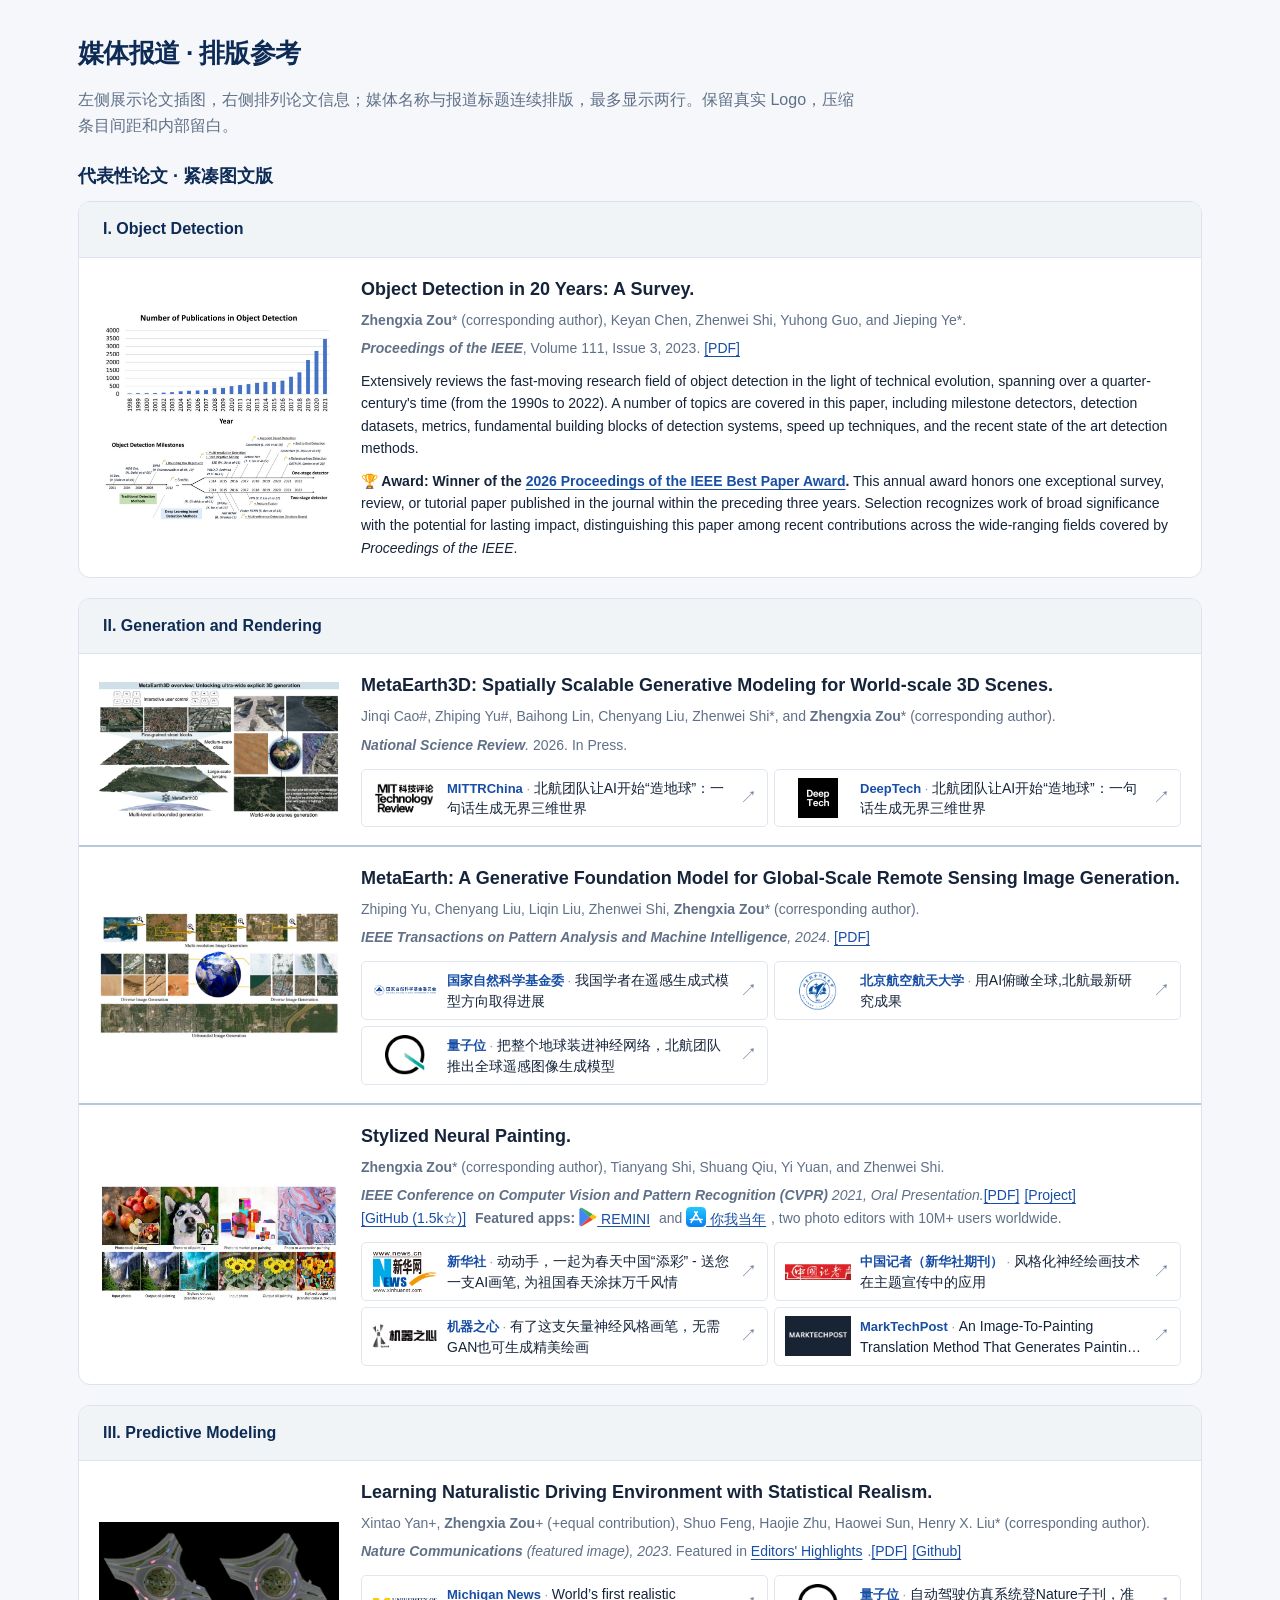
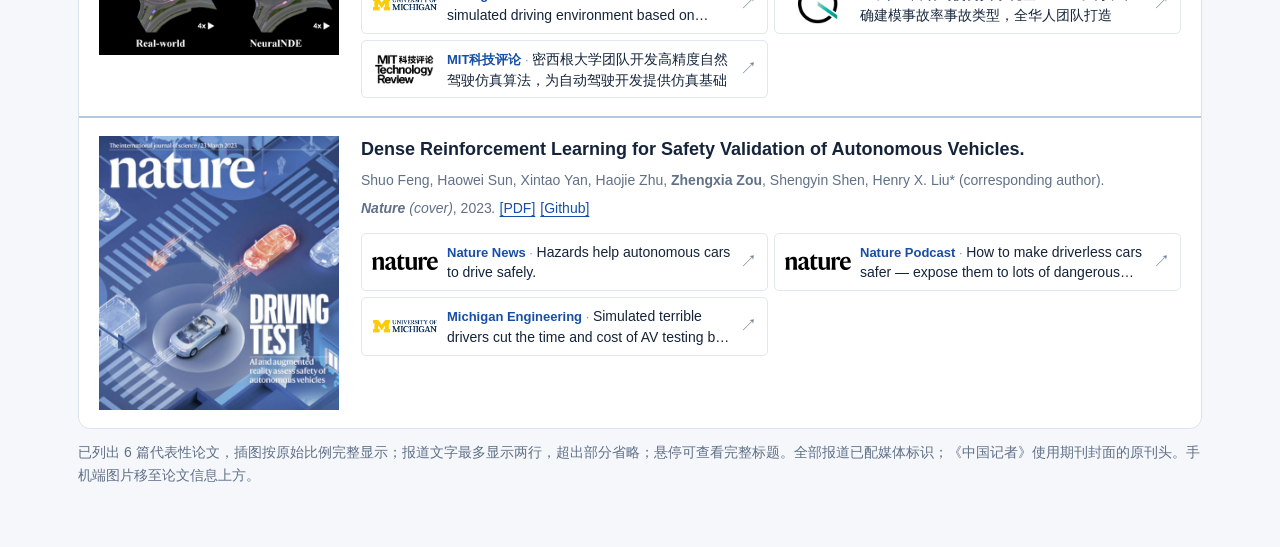
<file: media-preview.html>
<!doctype html>
<html lang="zh-CN">
<head>
  <meta charset="utf-8">
  <meta name="viewport" content="width=device-width, initial-scale=1">
  <title>媒体报道排版参考 · Zhengxia Zou</title>
  <style>
    *{box-sizing:border-box}
    body{margin:0;background:#f5f7fb;color:#15243a;font:16px/1.65 -apple-system,BlinkMacSystemFont,"Helvetica Neue",Arial,sans-serif}
    main{max-width:1180px;margin:auto;padding:32px 28px 60px}
    h1{font-size:26px;color:#0d2b55;margin:0 0 12px;letter-spacing:-.025em}
    .intro{color:#607087;max-width:780px;margin:0 0 22px}
    .variant{margin:22px 0 10px;display:flex;align-items:center;gap:12px}
    .variant h2{font-size:18px;margin:0;color:#0d2b55}
    .badge{font-size:12px;background:#e7eefb;color:#174ea6;padding:2px 9px;border-radius:4px}
    .panel{background:white;border:1px solid #dce3ee;border-radius:12px;overflow:hidden}
    .panel+.panel{margin-top:20px}
    .details{font-size:14px;line-height:1.6;margin:10px 0 0}
    .details a,.venue a{color:#174ea6;text-underline-offset:3px}
    .venue a{display:inline-block;margin-right:5px}
    .panel-head{padding:14px 24px;background:#f0f4f6;border-bottom:1px solid #dce3ee;font-weight:650;color:#0d2b55}
    article{padding:18px 20px;display:grid;grid-template-columns:240px minmax(0,1fr);gap:22px;align-items:start}
    .teaser{margin:0;width:100%;align-self:center}
    .teaser img{display:block;width:100%;height:auto;border-radius:0}
    .paper-content{min-width:0}
    article+article{border-top:2px solid #b8c7db}
    .authors{margin:0 0 5px;color:#607087;font-size:14px}
    h3{font-size:18px;line-height:1.5;font-weight:650;margin:0 0 6px;color:#15243a}
    .venue{margin:0;font-size:14px;color:#607087}
    .press{margin-top:12px}
    .label{font-size:12px;font-weight:700;letter-spacing:.1em;text-transform:uppercase;color:#607087;margin-bottom:6px}
    .press-grid{display:grid;grid-template-columns:1fr 1fr;gap:6px}
    .press-link{display:flex;align-items:center;gap:9px;padding:8px 10px;border:1px solid #e0e7f0;border-radius:5px;color:inherit;text-decoration:none;min-width:0;transition:background .15s,border-color .15s}
    .press-link:hover{background:#f2f6fc;border-color:#a8bddc}
    .mark{width:38px;height:38px;flex-shrink:0;display:grid;place-items:center;background:#edf2f9;color:#244d83;border:1px solid #dce5f2;border-radius:6px;font-size:12px;font-weight:750;letter-spacing:-.02em}
    .copy{flex:1;min-width:0;display:-webkit-box;-webkit-box-orient:vertical;-webkit-line-clamp:2;line-clamp:2;overflow:hidden;font-size:14px;line-height:1.45;max-height:2.9em;overflow-wrap:anywhere}
    .logo-slot{display:flex;align-items:center;justify-content:center;width:66px;min-height:40px;flex-shrink:0;background:#fff}
    .logo-dark{background:#182333;padding:3px}
    .logo-reporter,.logo-michigan,.logo-techxplore,.logo-eurekalert{display:block;overflow:hidden;min-height:0}
    .logo-slot.logo-reporter{height:16px}
    .logo-slot.logo-michigan{height:14px}
    .logo-slot.logo-techxplore{height:17px}
    .logo-slot.logo-eurekalert{height:25px}
    .logo-slot.logo-reporter img,.logo-slot.logo-michigan img,.logo-slot.logo-techxplore img,.logo-slot.logo-eurekalert img{width:66px;max-height:none;height:auto}
    .logo-michigan img{transform:translateY(-12px)}
    .logo-techxplore img{transform:translateY(-10px)}
    .logo-eurekalert img{transform:translateY(-10px)}
    .media-logo{display:block;max-width:100%;max-height:40px;width:auto;height:auto;object-fit:contain}
    .compact .logo-slot{width:52px;min-height:28px}
    .compact .media-logo{max-height:28px}
    .outlet{display:inline;font-size:13px;font-weight:700;color:#174ea6}
    .outlet::after{content:" · ";font-weight:400;color:#8795a8}
    .headline{display:inline;font-size:14px}
    .arrow{color:#72839a;font-size:17px}
    .note{color:#607087;font-size:14px;margin:12px 0 0}
    .compact{display:flex;gap:8px;flex-wrap:wrap}
    .compact a{display:inline-flex;align-items:center;gap:8px;border:1px solid #dce3ee;border-radius:5px;padding:7px 11px;text-decoration:none;color:#174ea6;font-size:14px;font-weight:600}
    .compact a:hover{background:#edf3ff}
    .compact .mark{width:24px;height:24px;font-size:9px;border:0;border-radius:3px}
    .old{font-size:14px;margin:14px 0 0;color:#607087}
    .old a{color:#174ea6;text-underline-offset:3px}
    a:focus-visible{outline:3px solid #7ca5e2;outline-offset:3px}
    @media(max-width:950px){article{grid-template-columns:200px minmax(0,1fr);gap:18px}.press-grid{grid-template-columns:1fr}}
    @media(max-width:650px){main{padding:24px 16px 40px}article{padding:16px;grid-template-columns:1fr;gap:14px}.teaser{width:100%;max-width:none;justify-self:start}.teaser-cover{max-width:240px}.panel-head{padding:12px 16px}h1{font-size:23px}}
    @media(prefers-reduced-motion:reduce){*{transition:none!important}}
  </style>
</head>
<body>
<main>
  <h1>媒体报道 · 排版参考</h1>
  <p class="intro">左侧展示论文插图，右侧排列论文信息；媒体名称与报道标题连续排版，最多显示两行。保留真实 Logo，压缩条目间距和内部留白。</p>

  <div class="variant"><h2>代表性论文 · 紧凑图文版</h2></div>
<section class="panel" aria-label="I. Object Detection"><div class="panel-head">I. Object Detection</div>
<article>
<figure class="teaser"><img src="./gallery/ObjectDetectionSurvey.jpg" alt="目标检测论文数量与技术发展里程碑" width="958" height="872" loading="lazy" decoding="async"></figure>
<div class="paper-content">
<h3>Object Detection in 20 Years: A Survey.</h3>
<p class="authors"><b>Zhengxia Zou</b>* (corresponding author), Keyan Chen, Zhenwei Shi, Yuhong Guo, and Jieping Ye*.</p>
<p class="venue"><i><strong>Proceedings of the IEEE</strong></i>, Volume 111, Issue 3, 2023. <a href="https://ieeexplore.ieee.org/document/10028728" target="_blank" rel="noopener noreferrer">[PDF]</a></p>
<p class="details">Extensively reviews the fast-moving research field of object detection in the light of technical evolution, spanning over a quarter-century's time (from the 1990s to 2022). A number of topics are covered in this paper, including milestone detectors, detection datasets, metrics, fundamental building blocks of detection systems, speed up techniques, and the recent state of the art detection methods.</p>
<p class="details"><b><span aria-hidden="true">🏆</span> Award:</b> <strong>Winner of the <a href="https://proceedingsoftheieee.ieee.org/2026-best-paper-award-winner/" target="_blank" rel="noopener noreferrer">2026 Proceedings of the IEEE Best Paper Award</a>.</strong> This annual award honors one exceptional survey, review, or tutorial paper published in the journal within the preceding three years. Selection recognizes work of broad significance with the potential for lasting impact, distinguishing this paper among recent contributions across the wide-ranging fields covered by <i>Proceedings of the IEEE</i>.</p>
</div>
</article>
</section>
<section class="panel" aria-label="II. Generation and Rendering"><div class="panel-head">II. Generation and Rendering</div>
<article>
<figure class="teaser"><img src="./gallery/MetaEarth3D.jpg" alt="MetaEarth3D 多尺度三维场景生成概览" width="1540" height="872" loading="lazy" decoding="async"></figure>
<div class="paper-content">
<h3>MetaEarth3D: Spatially Scalable Generative Modeling for World-scale 3D Scenes.</h3>
<p class="authors">Jinqi Cao#, Zhiping Yu#, Baihong Lin, Chenyang Liu, Zhenwei Shi*, and <b>Zhengxia Zou</b>* (corresponding author).</p>
<p class="venue"><i><strong>National Science Review</strong>.</i> 2026. In Press.</p>
<div class="press"><div class="press-grid">
<a class="press-link" href="https://mp.weixin.qq.com/s/bnHKKMI3k_u_5R95TAauEA" target="_blank" rel="noopener noreferrer" title="MITTRChina · 北航团队让AI开始“造地球”：一句话生成无界三维世界"><span class="logo-slot"><img src="./assets/media-logos/mittrchina.png" alt="" class="media-logo" loading="lazy"></span><span class="copy"><span class="outlet">MITTRChina</span><span class="headline">北航团队让AI开始“造地球”：一句话生成无界三维世界</span></span><span class="arrow" aria-hidden="true">↗</span></a>
<a class="press-link" href="https://mp.weixin.qq.com/s/bnHKKMI3k_u_5R95TAauEA" target="_blank" rel="noopener noreferrer" title="DeepTech · 北航团队让AI开始“造地球”：一句话生成无界三维世界"><span class="logo-slot"><img src="./assets/media-logos/deeptech.jpg" alt="" class="media-logo" loading="lazy"></span><span class="copy"><span class="outlet">DeepTech</span><span class="headline">北航团队让AI开始“造地球”：一句话生成无界三维世界</span></span><span class="arrow" aria-hidden="true">↗</span></a>
</div></div>
</div>
</article>
<article>
<figure class="teaser"><img src="./gallery/MetaEarth.jpg" alt="MetaEarth 全球遥感图像生成示例" width="1108" height="504" loading="lazy" decoding="async"></figure>
<div class="paper-content">
<h3>MetaEarth: A Generative Foundation Model for Global-Scale Remote Sensing Image Generation.</h3>
<p class="authors">Zhiping Yu, Chenyang Liu, Liqin Liu, Zhenwei Shi, <b>Zhengxia Zou</b>* (corresponding author).</p>
<p class="venue"><em><strong>IEEE Transactions on Pattern Analysis and Machine Intelligence</strong>, 2024</em>. <a href="https://arxiv.org/abs/2405.13570" target="_blank" rel="noopener noreferrer">[PDF]</a></p>
<div class="press"><div class="press-grid">
<a class="press-link" href="https://www.nsfc.gov.cn/p1/3381/2825/68311.html" target="_blank" rel="noopener noreferrer" title="国家自然科学基金委 · 我国学者在遥感生成式模型方向取得进展"><span class="logo-slot"><img src="./assets/media-logos/nsfc.png" alt="" class="media-logo" loading="lazy"></span><span class="copy"><span class="outlet">国家自然科学基金委</span><span class="headline">我国学者在遥感生成式模型方向取得进展</span></span><span class="arrow" aria-hidden="true">↗</span></a>
<a class="press-link" href="https://mp.weixin.qq.com/s/lRD4mApYw1GkbGs0PAirLQ" target="_blank" rel="noopener noreferrer" title="北京航空航天大学 · 用AI俯瞰全球,北航最新研究成果"><span class="logo-slot"><img src="./assets/media-logos/beihang.jpg" alt="" class="media-logo" loading="lazy"></span><span class="copy"><span class="outlet">北京航空航天大学</span><span class="headline">用AI俯瞰全球,北航最新研究成果</span></span><span class="arrow" aria-hidden="true">↗</span></a>
<a class="press-link" href="https://www.eeworld.com.cn/emp/QbitAI/a378210.jspx" target="_blank" rel="noopener noreferrer" title="量子位 · 把整个地球装进神经网络，北航团队推出全球遥感图像生成模型"><span class="logo-slot"><img src="./assets/media-logos/qbit.png" alt="" class="media-logo" loading="lazy"></span><span class="copy"><span class="outlet">量子位</span><span class="headline">把整个地球装进神经网络，北航团队推出全球遥感图像生成模型</span></span><span class="arrow" aria-hidden="true">↗</span></a>
</div></div>
</div>
</article>
<article>
<figure class="teaser"><img src="./gallery/StylizedNeuralPainting.jpg" alt="神经绘画的油画、水彩和马克笔风格示例" width="944" height="470" loading="lazy" decoding="async"></figure>
<div class="paper-content">
<h3>Stylized Neural Painting.</h3>
<p class="authors"><b>Zhengxia Zou</b>* (corresponding author), Tianyang Shi, Shuang Qiu, Yi Yuan, and Zhenwei Shi.</p>
<p class="venue"><em><strong>IEEE Conference on Computer Vision and Pattern Recognition (CVPR)</strong> 2021, Oral Presentation.</em><a href="https://arxiv.org/abs/2011.08114" target="_blank" rel="noopener noreferrer">[PDF]</a><a href="https://jiupinjia.github.io/neuralpainter/" target="_blank" rel="noopener noreferrer">[Project] </a><a href="https://github.com/jiupinjia/stylized-neural-painting" target="_blank" rel="noopener noreferrer">[GitHub (1.5k☆)]</a> <span class="featured-apps"><b>Featured apps:</b> <a href="https://play.google.com/store/apps/details?id=com.bigwinepot.nwdn.international&amp;hl=en_US&amp;gl=US" target="_blank" rel="noopener noreferrer"><img src="./assets/media-logos/google-play-local.svg" alt="Google Play" title="Google Play · Android" width="18" height="20" style="display:inline-block;vertical-align:-0.25em;object-fit:contain"> REMINI</a> and <a href="https://apps.apple.com/cn/app/id1461690800" target="_blank" rel="noopener noreferrer"><img src="./assets/media-logos/app-store-local.svg" alt="App Store" title="App Store · iOS" width="20" height="20" style="display:inline-block;vertical-align:-0.25em;object-fit:contain"> 你我当年</a>, two photo editors with 10M+ users worldwide.</span></p>
<div class="press"><div class="press-grid">
<a class="press-link" href="http://www.news.cn/politics/2022-03/02/c_1128428941.htm" target="_blank" rel="noopener noreferrer" title="新华社 · 动动手，一起为春天中国“添彩” - 送您一支AI画笔, 为祖国春天涂抹万千风情"><span class="logo-slot"><img src="./assets/media-logos/xinhua.png" alt="" class="media-logo" loading="lazy"></span><span class="copy"><span class="outlet">新华社</span><span class="headline">动动手，一起为春天中国“添彩” - 送您一支AI画笔, 为祖国春天涂抹万千风情</span></span><span class="arrow" aria-hidden="true">↗</span></a>
<a class="press-link" href="https://mp.weixin.qq.com/s/Wa4UKB4jKzclKNjYMRzeoA" target="_blank" rel="noopener noreferrer" title="中国记者（新华社期刊） · 风格化神经绘画技术在主题宣传中的应用"><span class="logo-slot logo-reporter"><img src="./assets/media-logos/reporter.jpg" alt="" class="media-logo" loading="lazy"></span><span class="copy"><span class="outlet">中国记者（新华社期刊）</span><span class="headline">风格化神经绘画技术在主题宣传中的应用</span></span><span class="arrow" aria-hidden="true">↗</span></a>
<a class="press-link" href="https://developer.cloud.tencent.com/article/2251979" target="_blank" rel="noopener noreferrer" title="机器之心 · 有了这支矢量神经风格画笔，无需GAN也可生成精美绘画"><span class="logo-slot"><img src="./assets/media-logos/jiqizhixin.png" alt="" class="media-logo" loading="lazy"></span><span class="copy"><span class="outlet">机器之心</span><span class="headline">有了这支矢量神经风格画笔，无需GAN也可生成精美绘画</span></span><span class="arrow" aria-hidden="true">↗</span></a>
<a class="press-link" href="https://www.marktechpost.com/2020/11/22/stylized-neural-painter-an-image-to-painting-translation-method-that-generates-vivid-and-realistic-painting-artworks-with-controllable-styles/" target="_blank" rel="noopener noreferrer" title="MarkTechPost · An Image-To-Painting Translation Method That Generates Painting Artworks With Controllable Styles"><span class="logo-slot logo-dark"><img src="./assets/media-logos/marktechpost.png" alt="" class="media-logo" loading="lazy"></span><span class="copy"><span class="outlet">MarkTechPost</span><span class="headline">An Image-To-Painting Translation Method That Generates Painting Artworks With Controllable Styles</span></span><span class="arrow" aria-hidden="true">↗</span></a>
</div></div>
</div>
</article>
</section>
<section class="panel" aria-label="III. Predictive Modeling"><div class="panel-head">III. Predictive Modeling</div>
<article>
<figure class="teaser"><img src="./gallery/NeuralNDE.jpg" alt="NeuralNDE 与真实道路交通场景对比" width="1152" height="640" loading="lazy" decoding="async"></figure>
<div class="paper-content">
<h3>Learning Naturalistic Driving Environment with Statistical Realism.</h3>
<p class="authors">Xintao Yan+, <b>Zhengxia Zou</b>+ (+equal contribution), Shuo Feng, Haojie Zhu, Haowei Sun, Henry X. Liu* (corresponding author).</p>
<p class="venue"><i><strong>Nature Communications</strong> (featured image), 2023</i>. Featured in <a target="_blank" rel="noopener noreferrer" href="https://www.nature.com/collections/hjhbgijcei">Editors' Highlights</a>.<a href="https://www.nature.com/articles/s41467-023-37677-5" target="_blank" rel="noopener noreferrer">[PDF]</a><a href="https://github.com/michigan-traffic-lab/Learning-Naturalistic-Driving-Environment" target="_blank" rel="noopener noreferrer">[Github]</a></p>
<div class="press"><div class="press-grid">
<a class="press-link" href="https://news.umich.edu/worlds-first-realistic-simulated-driving-environment-based-on-crash-prone-michigan-intersection/" target="_blank" rel="noopener noreferrer" title="Michigan News · World’s first realistic simulated driving environment based on ‘crash-prone’ Michigan intersection."><span class="logo-slot logo-michigan"><img src="./assets/media-logos/michigan.png" alt="" class="media-logo" loading="lazy"></span><span class="copy"><span class="outlet">Michigan News</span><span class="headline">World’s first realistic simulated driving environment based on ‘crash-prone’ Michigan intersection.</span></span><span class="arrow" aria-hidden="true">↗</span></a>
<a class="press-link" href="https://www.sohu.com/a/674403685_610300" target="_blank" rel="noopener noreferrer" title="量子位 · 自动驾驶仿真系统登Nature子刊，准确建模事故率事故类型，全华人团队打造"><span class="logo-slot"><img src="./assets/media-logos/qbit.png" alt="" class="media-logo" loading="lazy"></span><span class="copy"><span class="outlet">量子位</span><span class="headline">自动驾驶仿真系统登Nature子刊，准确建模事故率事故类型，全华人团队打造</span></span><span class="arrow" aria-hidden="true">↗</span></a>
<a class="press-link" href="https://www.mittrchina.com/news/detail/11938" target="_blank" rel="noopener noreferrer" title="MIT科技评论 · 密西根大学团队开发高精度自然驾驶仿真算法，为自动驾驶开发提供仿真基础"><span class="logo-slot"><img src="./assets/media-logos/mittrchina.png" alt="" class="media-logo" loading="lazy"></span><span class="copy"><span class="outlet">MIT科技评论</span><span class="headline">密西根大学团队开发高精度自然驾驶仿真算法，为自动驾驶开发提供仿真基础</span></span><span class="arrow" aria-hidden="true">↗</span></a>
</div></div>
</div>
</article>
<article>
<figure class="teaser teaser-cover"><img src="./gallery/DDRLNatureCover.jpg" alt="Nature 封面：Driving Test，自动驾驶安全测试" width="534" height="608" loading="lazy" decoding="async"></figure>
<div class="paper-content">
<h3>Dense Reinforcement Learning for Safety Validation of Autonomous Vehicles.</h3>
<p class="authors">Shuo Feng, Haowei Sun, Xintao Yan, Haojie Zhu, <b>Zhengxia Zou</b>, Shengyin Shen, Henry X. Liu* (corresponding author).</p>
<p class="venue"><i><strong>Nature</strong> (cover)</i>, 2023<i>.</i> <em> </em><a href="https://www.nature.com/articles/s41586-023-05732-2" target="_blank" rel="noopener noreferrer">[PDF]</a><a href="https://github.com/michigan-traffic-lab/Dense-Deep-Reinforcement-Learning" target="_blank" rel="noopener noreferrer">[Github]</a></p>
<div class="press"><div class="press-grid">
<a class="press-link" href="https://www.nature.com/articles/d41586-023-00798-4" target="_blank" rel="noopener noreferrer" title="Nature News · Hazards help autonomous cars to drive safely."><span class="logo-slot"><img src="./assets/media-logos/nature.svg" alt="" class="media-logo" loading="lazy"></span><span class="copy"><span class="outlet">Nature News</span><span class="headline">Hazards help autonomous cars to drive safely.</span></span><span class="arrow" aria-hidden="true">↗</span></a>
<a class="press-link" href="https://www.nature.com/articles/d41586-023-00867-8" target="_blank" rel="noopener noreferrer" title="Nature Podcast · How to make driverless cars safer — expose them to lots of dangerous drivers"><span class="logo-slot"><img src="./assets/media-logos/nature.svg" alt="" class="media-logo" loading="lazy"></span><span class="copy"><span class="outlet">Nature Podcast</span><span class="headline">How to make driverless cars safer — expose them to lots of dangerous drivers</span></span><span class="arrow" aria-hidden="true">↗</span></a>
<a class="press-link" href="https://news.engin.umich.edu/2023/03/simulated-terrible-drivers-cut-the-time-and-cost-of-av-testing-by-a-factor-of-one-thousand/" target="_blank" rel="noopener noreferrer" title="Michigan Engineering · Simulated terrible drivers cut the time and cost of AV testing by a factor of one thousand"><span class="logo-slot logo-michigan"><img src="./assets/media-logos/michigan.png" alt="" class="media-logo" loading="lazy"></span><span class="copy"><span class="outlet">Michigan Engineering</span><span class="headline">Simulated terrible drivers cut the time and cost of AV testing by a factor of one thousand</span></span><span class="arrow" aria-hidden="true">↗</span></a>
</div></div>
</div>
</article>
</section>

  <p class="note">已列出 6 篇代表性论文，插图按原始比例完整显示；报道文字最多显示两行，超出部分省略；悬停可查看完整标题。全部报道已配媒体标识；《中国记者》使用期刊封面的原刊头。手机端图片移至论文信息上方。</p>
</main>
</body>
</html>
</file>
<file: styles.css>
:root {
  --ink: #15243a;
  --muted: #607087;
  --paper: #f5f7fb;
  --surface: #ffffff;
  --line: #dce3ee;
  --accent: #174ea6;
  --accent-soft: #edf3ff;
  --navy: #0d2b55;
  --shadow: 0 22px 60px rgba(13, 43, 85, 0.10);
  --radius: 14px;
  --max: 1120px;
}

* { box-sizing: border-box; }
html { scroll-behavior: smooth; scroll-padding-top: 88px; }
body {
  margin: 0;
  color: var(--ink);
  background: var(--paper);
  font-family: -apple-system, BlinkMacSystemFont, "SF Pro Text", "Helvetica Neue", Arial, sans-serif;
  font-size: 16px;
  line-height: 1.72;
  -webkit-font-smoothing: antialiased;
}
a { color: var(--accent); text-underline-offset: 3px; text-decoration-thickness: 1px; }
a:hover { color: #0d3679; }
.skip-link { position: fixed; z-index: 100; left: 1rem; top: -5rem; padding: .7rem 1rem; color: #fff; background: var(--navy); border-radius: 8px; }
.skip-link:focus { top: 1rem; }
.site-shell { min-height: 100vh; }
.container { width: min(calc(100% - 40px), var(--max)); margin-inline: auto; }
.nav-wrap {
  min-height: 72px;
  display: flex;
  align-items: center;
  justify-content: space-between;
  gap: 2rem;
}
.site-shell > .nav-wrap { position: sticky; top: 0; z-index: 20; width: 100%; max-width: none; padding-inline: max(20px, calc((100vw - var(--max)) / 2)); background: rgba(246,248,250,.92); border-bottom: 1px solid rgba(220,228,234,.85); backdrop-filter: blur(16px); }
.wordmark { display: inline-flex; align-items: center; gap: .75rem; color: var(--navy); font-size: .93rem; font-weight: 750; letter-spacing: .01em; text-decoration: none; white-space: nowrap; }
.wordmark-mark { display: grid; place-items: center; width: 38px; aspect-ratio: 1; color: #fff; background: var(--navy); border-radius: 50%; font-size: .78rem; font-weight: 750; letter-spacing: .04em; }
.nav { display: flex; align-items: center; gap: 1.75rem; margin: 0; padding: 0; list-style: none; }
.nav a { color: #3f4c59; font-size: .88rem; font-weight: 650; text-decoration: none; }
.nav a:hover, .nav a.active { color: var(--accent); }
.nav-toggle { display: none; min-height: 44px; padding: .55rem .8rem; color: var(--navy); background: transparent; border: 1px solid var(--line); border-radius: 8px; font: inherit; font-weight: 650; }
.hero { padding-block: 28px 62px; }
.hero > .page-header { margin: 0 0 36px; padding: 0; text-align: left; }
.eyebrow, .section-kicker { margin: 0 0 .55rem; color: var(--accent); font-size: .76rem; font-weight: 800; letter-spacing: .13em; text-transform: uppercase; }
h1, h2, h3 { color: var(--navy); font-family: inherit; line-height: 1.13; }
h1 { margin: 0; font-size: clamp(2.15rem, 4vw, 3.35rem); font-weight: 700; letter-spacing: -.035em; }
h1 span { display: inline-block; color: var(--muted); font-family: inherit; font-size: .42em; font-weight: 600; letter-spacing: .08em; vertical-align: .32em; }
.role { margin: 1.15rem 0 0; color: var(--muted); font-size: 1.05rem; line-height: 1.55; }
.row { display: grid; grid-template-columns: 240px minmax(0, 1fr); gap: 2.5rem; align-items: start; }
.portrait { display: block; width: 100%; max-width: 240px; height: auto; border-radius: 0; filter: saturate(.82) contrast(1.02); box-shadow: var(--shadow); }
.hero-copy { font-size: 1.03rem; }
.hero-copy > p:first-child { display: none; }
.hero-copy .profile-links { margin-bottom: 0; }
.hero > .news { margin-top: 2rem; }
.contact-label { display: inline-block; min-width: 5.5rem; color: var(--muted); font-size: .78rem; font-weight: 750; letter-spacing: .08em; text-transform: uppercase; }
.profile-links { display: flex; flex-wrap: wrap; gap: .65rem; margin: 1.4rem 0 2.25rem; }
.profile-links a { padding: .48rem .8rem; border: 1px solid #c5d5f2; border-radius: 999px; background: var(--accent-soft); font-size: .86rem; font-weight: 700; text-decoration: none; }
.news { max-height: 348px; overflow: auto; padding: 1.4rem 1.5rem; border-left: 3px solid var(--accent); background: var(--surface); box-shadow: 0 10px 32px rgba(11,31,51,.05); }
.news h2 { margin: 0 0 .6rem; font: 800 .76rem/1.4 -apple-system, BlinkMacSystemFont, "SF Pro Text", "Helvetica Neue", Arial, sans-serif; letter-spacing: .13em; text-transform: uppercase; }
.news p { position: relative; margin: 0; padding: .75rem 0 .75rem 5.25rem; border-top: 1px solid var(--line); font-size: .91rem; line-height: 1.6; }
.news p:first-of-type { border-top: 0; }
.news p::before { content: attr(data-date); position: absolute; left: 0; color: var(--muted); font-size: .72rem; font-weight: 750; letter-spacing: .04em; }
main > .container:not(.hero), main > div > .container { margin-top: 1rem; }
.page-header { margin: 6rem 0 1.6rem; border: 0; }
.page-header h2 { margin: 0; font-size: clamp(1.65rem, 3vw, 2.3rem); font-weight: 700; letter-spacing: -.025em; }
.panel { margin-bottom: 1.25rem; overflow: hidden; border: 1px solid var(--line); border-radius: var(--radius); background: var(--surface); box-shadow: 0 9px 30px rgba(11,31,51,.04); }
.panel-heading { padding: 1rem 1.4rem; color: var(--navy); background: #f0f4f6; border-bottom: 1px solid var(--line); font-size: .96rem; }
.panel-body { padding: 1.25rem 1.5rem; }
.panel-body .row { display: block; }
.panel-body p { margin: .55rem 0; }
.panel-body br { display: none; }
.panel-body > .row + .row, .panel-body > br + .row { margin-top: 1.15rem; padding-top: 1.15rem; border-top: 1px solid var(--line); }
.panel-body ul { margin: 0; padding: 0; list-style: none; }
.panel-body li { position: relative; padding: .92rem .2rem .92rem 1.25rem; border-bottom: 1px solid #edf1f4; }
.panel-body li:last-child { border-bottom: 0; }
.panel-body li::before { content: ""; position: absolute; left: 0; top: 1.62rem; width: 5px; height: 5px; background: var(--accent); border-radius: 50%; }
i, em { color: #405064; }
.footer { display: flex; justify-content: space-between; gap: 1rem; margin-top: 5rem; padding: 2rem 0; color: var(--muted); border-top: 1px solid var(--line); font-size: .84rem; }
.footer a { text-decoration: none; font-weight: 700; }
:focus-visible { outline: 3px solid rgba(23,78,166,.35); outline-offset: 3px; }

@media (max-width: 780px) {
  .site-shell > .nav-wrap { min-height: 64px; }
  .nav-toggle { display: inline-block; }
  .nav { position: absolute; top: 64px; left: 0; right: 0; display: none; align-items: stretch; gap: 0; padding: .7rem 20px 1rem; background: var(--paper); border-bottom: 1px solid var(--line); box-shadow: 0 18px 30px rgba(11,31,51,.08); }
  .nav.open { display: grid; }
  .nav a { display: block; min-height: 44px; padding: .65rem 0; }
  .hero { padding-block: 24px 36px; }
  .hero > .page-header { margin: 0 0 2rem; padding: 0; }
  .row { grid-template-columns: 1fr; gap: 2rem; }
  .portrait { width: min(52vw, 200px); margin-inline: 0; }
  .page-header { margin-top: 4rem; }
  .panel-body { padding: 1rem 1.1rem; }
}

@media (prefers-reduced-motion: reduce) { html { scroll-behavior: auto; } }

/* Selected publications: approved media-preview layout, scoped to this section. */
.selected-work .details{font-size:14px;line-height:1.6;margin:10px 0 0}
.selected-work .details a, .selected-work .venue a{color:#174ea6;text-underline-offset:3px}
.selected-work .venue a{display:inline-block;margin-right:5px}
.selected-work .panel-head{padding:14px 24px;background:#f0f4f6;border-bottom:1px solid #dce3ee;font-weight:650;color:#0d2b55}
.selected-work article{padding:18px 20px;display:grid;grid-template-columns:240px minmax(0,1fr);gap:22px;align-items:start}
.selected-work .teaser{margin:0;width:100%;align-self:center}
.selected-work .teaser img{display:block;width:100%;height:auto;border-radius:0}
.selected-work .paper-content{min-width:0}
.selected-work article+article{border-top:2px solid #b8c7db}
.selected-work .authors{margin:0 0 5px;color:#607087;font-size:14px}
.selected-work h3{font-size:18px;line-height:1.5;font-weight:650;margin:0 0 6px;color:#15243a}
.selected-work .venue{margin:0;font-size:14px;color:#607087}
.selected-work .press{margin-top:12px}
.selected-work .label{font-size:12px;font-weight:700;letter-spacing:.1em;text-transform:uppercase;color:#607087;margin-bottom:6px}
.selected-work .press-grid{display:grid;grid-template-columns:1fr 1fr;gap:6px}
.selected-work .press-link{display:flex;align-items:center;gap:9px;padding:8px 10px;border:1px solid #e0e7f0;border-radius:5px;color:inherit;text-decoration:none;min-width:0;transition:background .15s,border-color .15s}
.selected-work .press-link:hover{background:#f2f6fc;border-color:#a8bddc}
.selected-work .copy{flex:1;min-width:0;display:-webkit-box;-webkit-box-orient:vertical;-webkit-line-clamp:2;line-clamp:2;overflow:hidden;font-size:14px;line-height:1.45;max-height:2.9em;overflow-wrap:anywhere}
.selected-work .logo-slot{display:flex;align-items:center;justify-content:center;width:66px;min-height:40px;flex-shrink:0;background:#fff}
.selected-work .logo-dark{background:#182333;padding:3px}
.selected-work .logo-reporter, .selected-work .logo-michigan, .selected-work .logo-techxplore, .selected-work .logo-eurekalert{display:block;overflow:hidden;min-height:0}
.selected-work .logo-slot.logo-reporter{height:16px}
.selected-work .logo-slot.logo-michigan{height:14px}
.selected-work .logo-slot.logo-techxplore{height:17px}
.selected-work .logo-slot.logo-eurekalert{height:25px}
.selected-work .logo-slot.logo-reporter img, .selected-work .logo-slot.logo-michigan img, .selected-work .logo-slot.logo-techxplore img, .selected-work .logo-slot.logo-eurekalert img{width:66px;max-height:none;height:auto}
.selected-work .logo-michigan img{transform:translateY(-12px)}
.selected-work .logo-techxplore img{transform:translateY(-10px)}
.selected-work .logo-eurekalert img{transform:translateY(-10px)}
.selected-work .media-logo{display:block;max-width:100%;max-height:40px;width:auto;height:auto;object-fit:contain}
.selected-work .outlet{display:inline;font-size:13px;font-weight:700;color:#174ea6}
.selected-work .outlet::after{content:" · ";font-weight:400;color:#8795a8}
.selected-work .headline{display:inline;font-size:14px}
.selected-work .arrow{color:#72839a;font-size:17px}
.selected-work .panel { border-radius: 12px; box-shadow: none; margin-bottom: 20px; }
.selected-work .press-link { line-height: 1.45; }
@media (max-width: 950px) {
  .selected-work article { grid-template-columns: 200px minmax(0, 1fr); gap: 18px; }
  .selected-work .press-grid { grid-template-columns: 1fr; }
}
@media (max-width: 650px) {
  .selected-work article { padding: 16px; grid-template-columns: 1fr; gap: 14px; }
  .selected-work .teaser { width: 100%; max-width: none; justify-self: start; }
  .selected-work .teaser-cover { max-width: 240px; }
  .selected-work .panel-head { padding: 12px 16px; }
}
@media (prefers-reduced-motion: reduce) {
  .selected-work .press-link { transition: none; }
}
</file>
